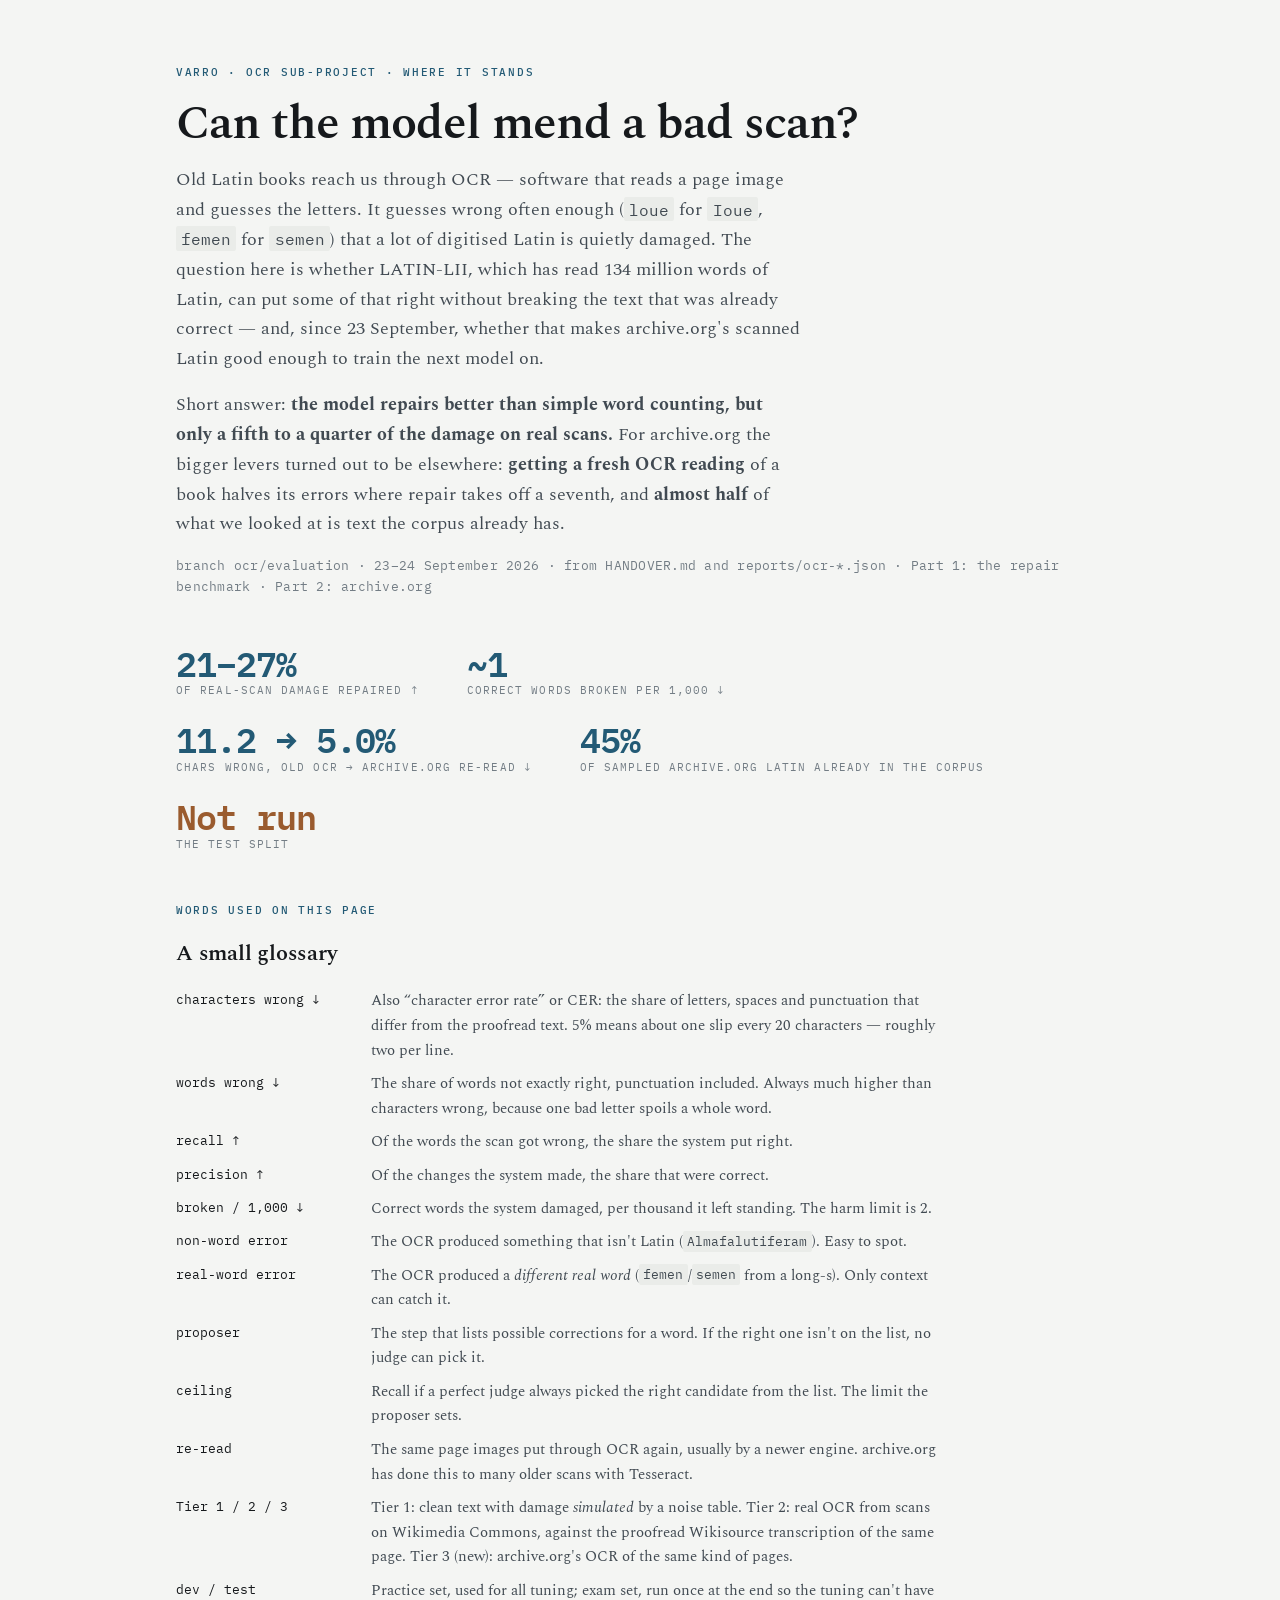
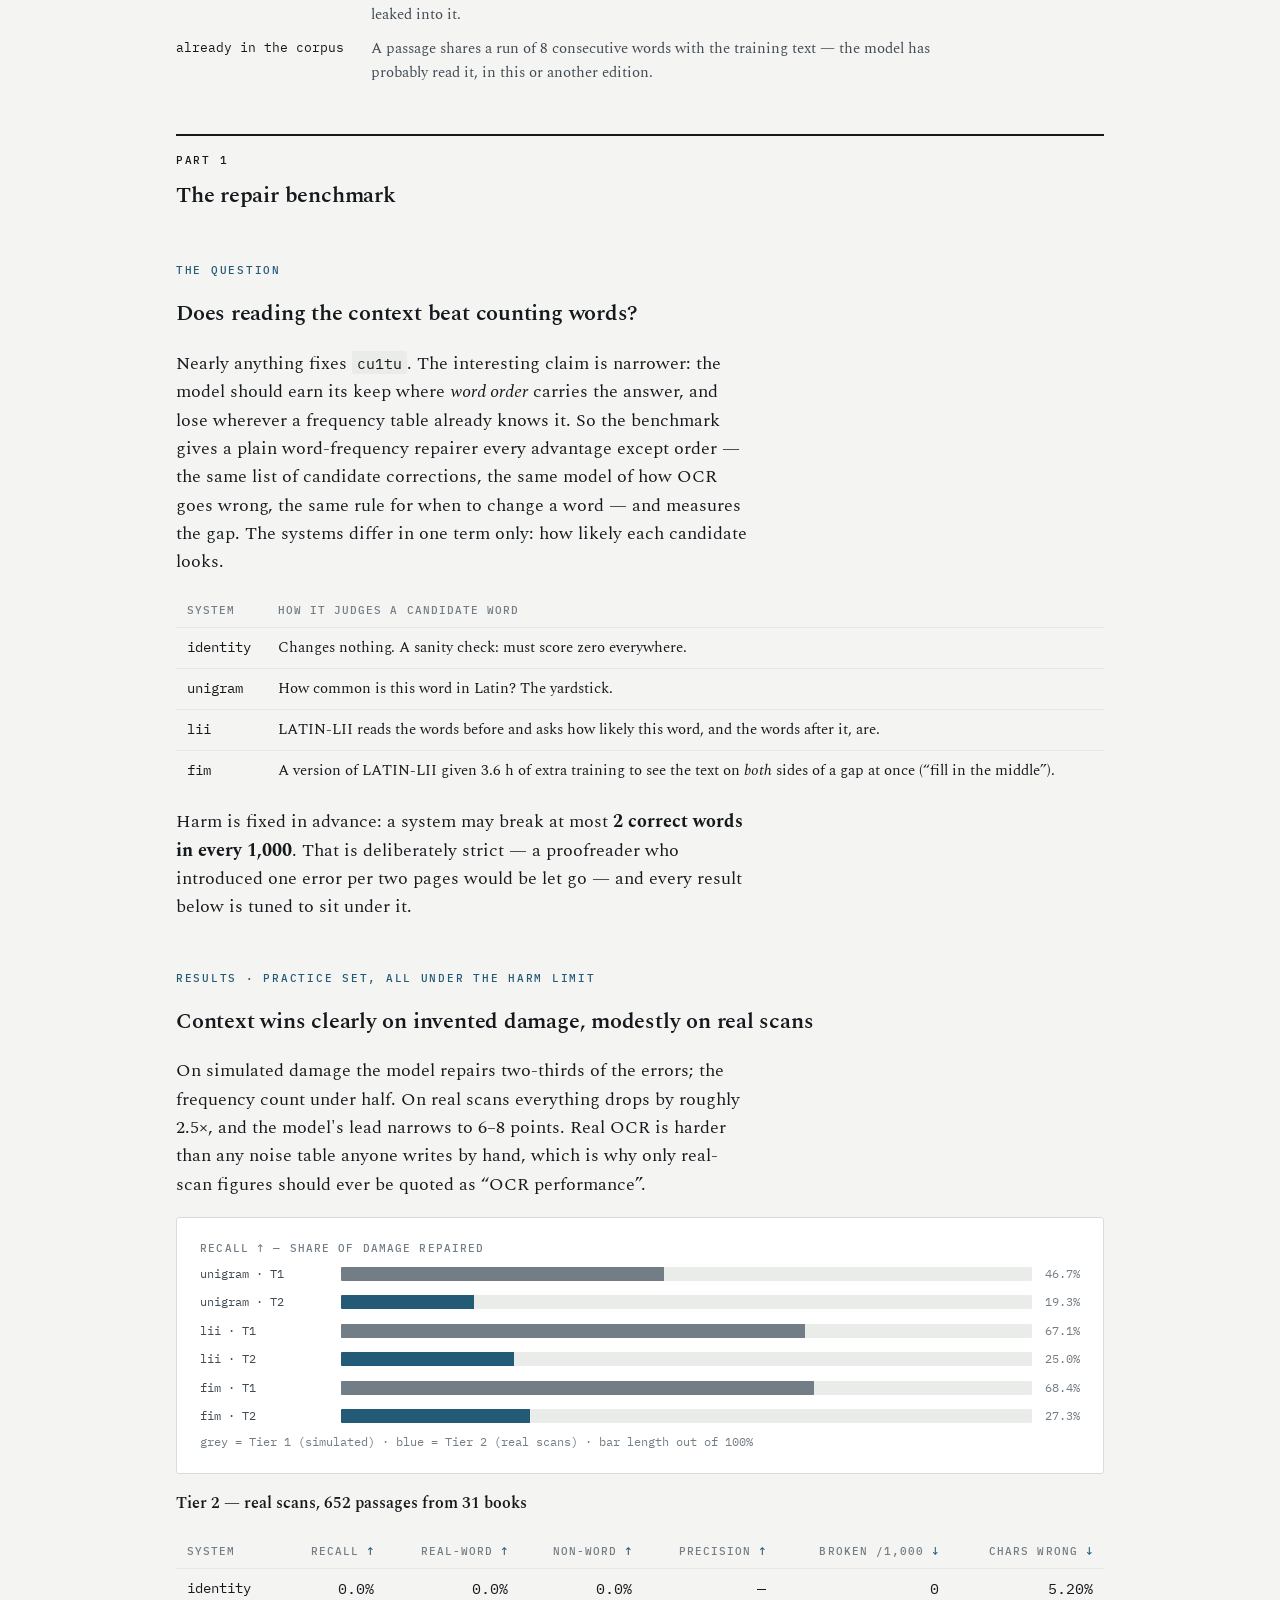
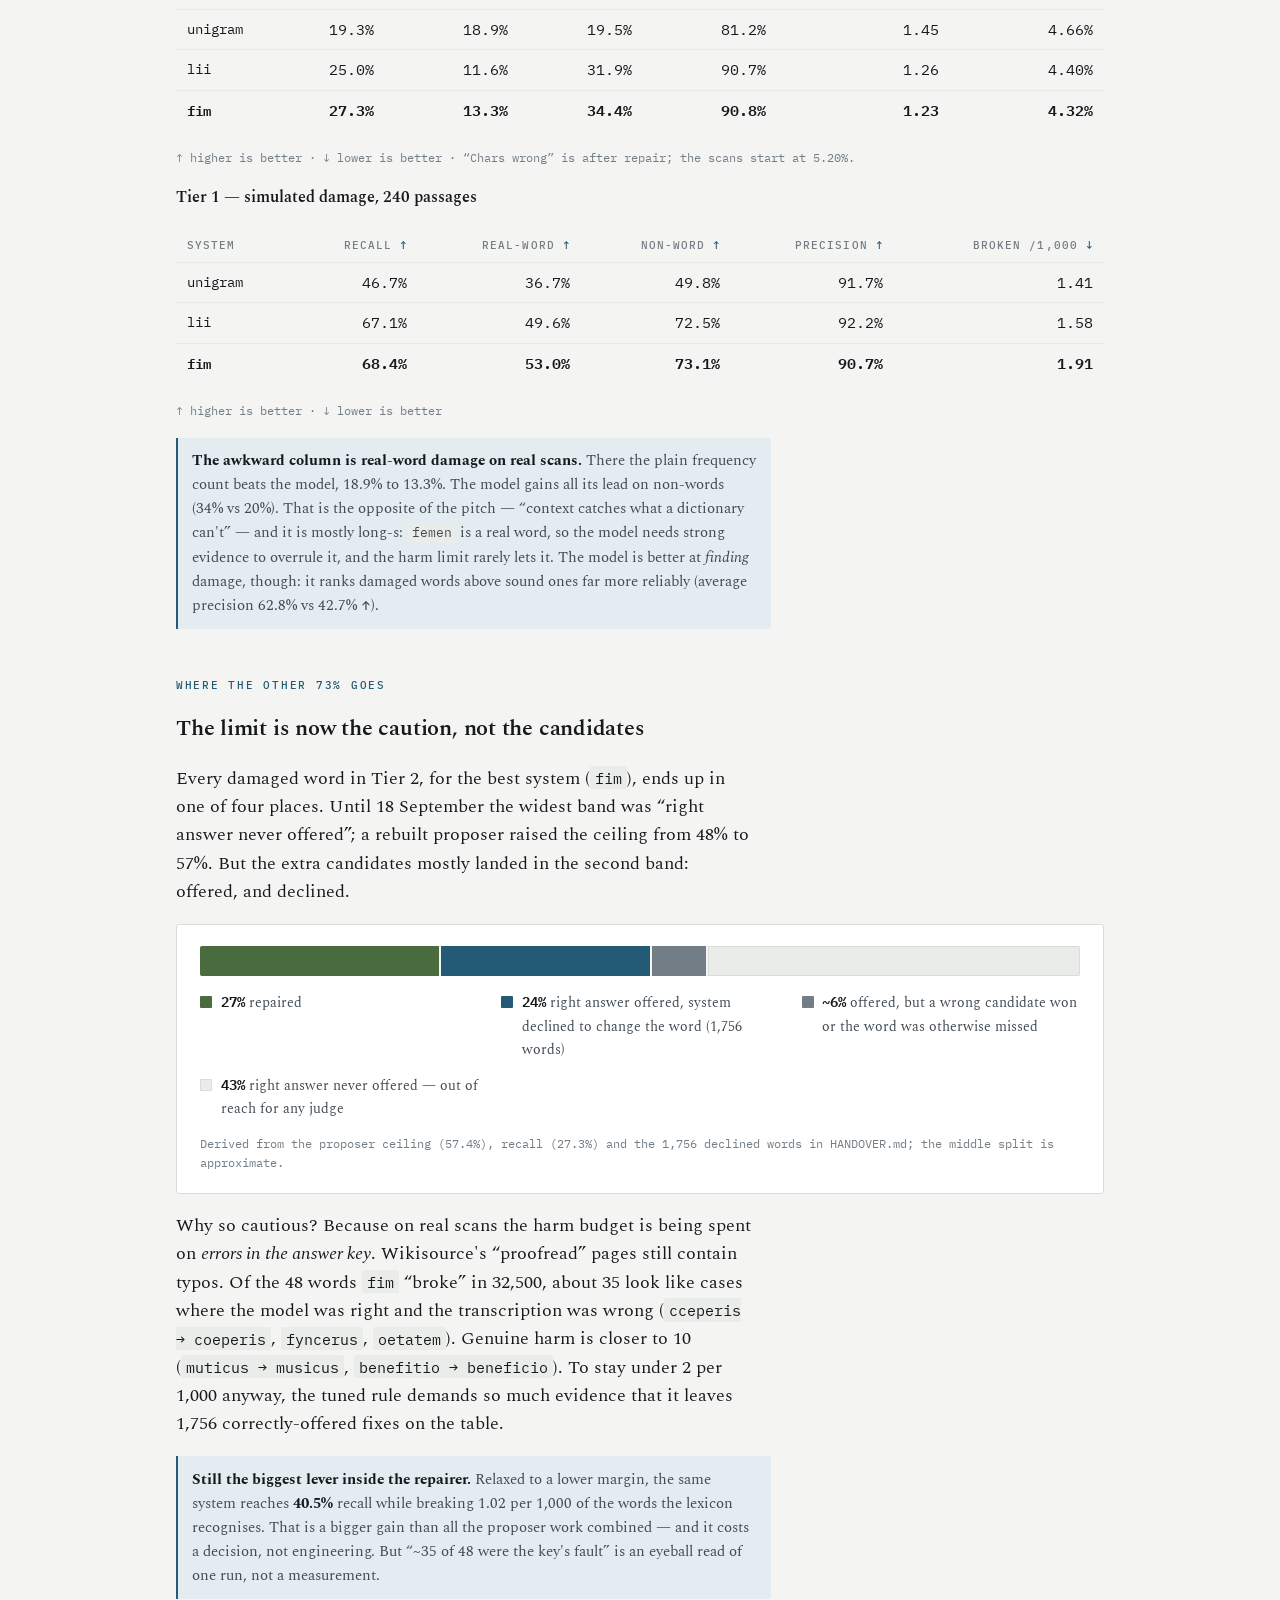
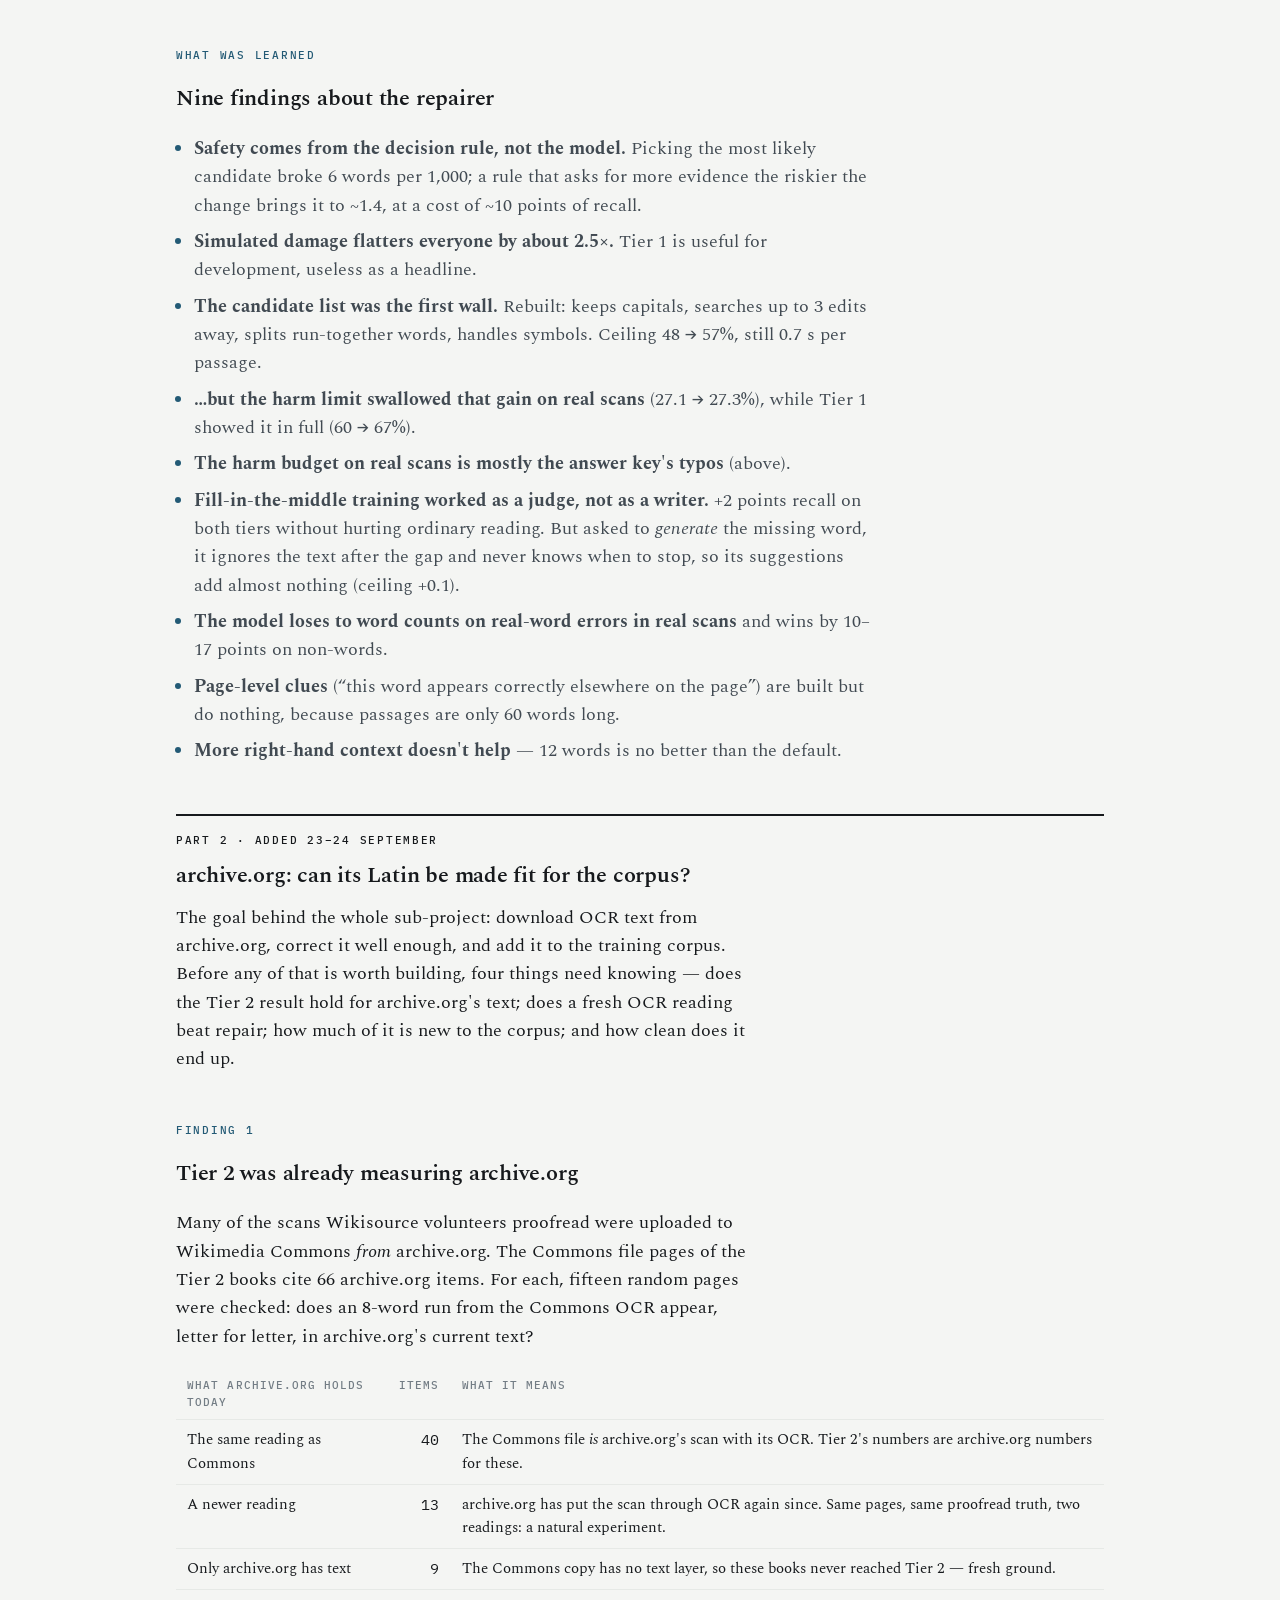
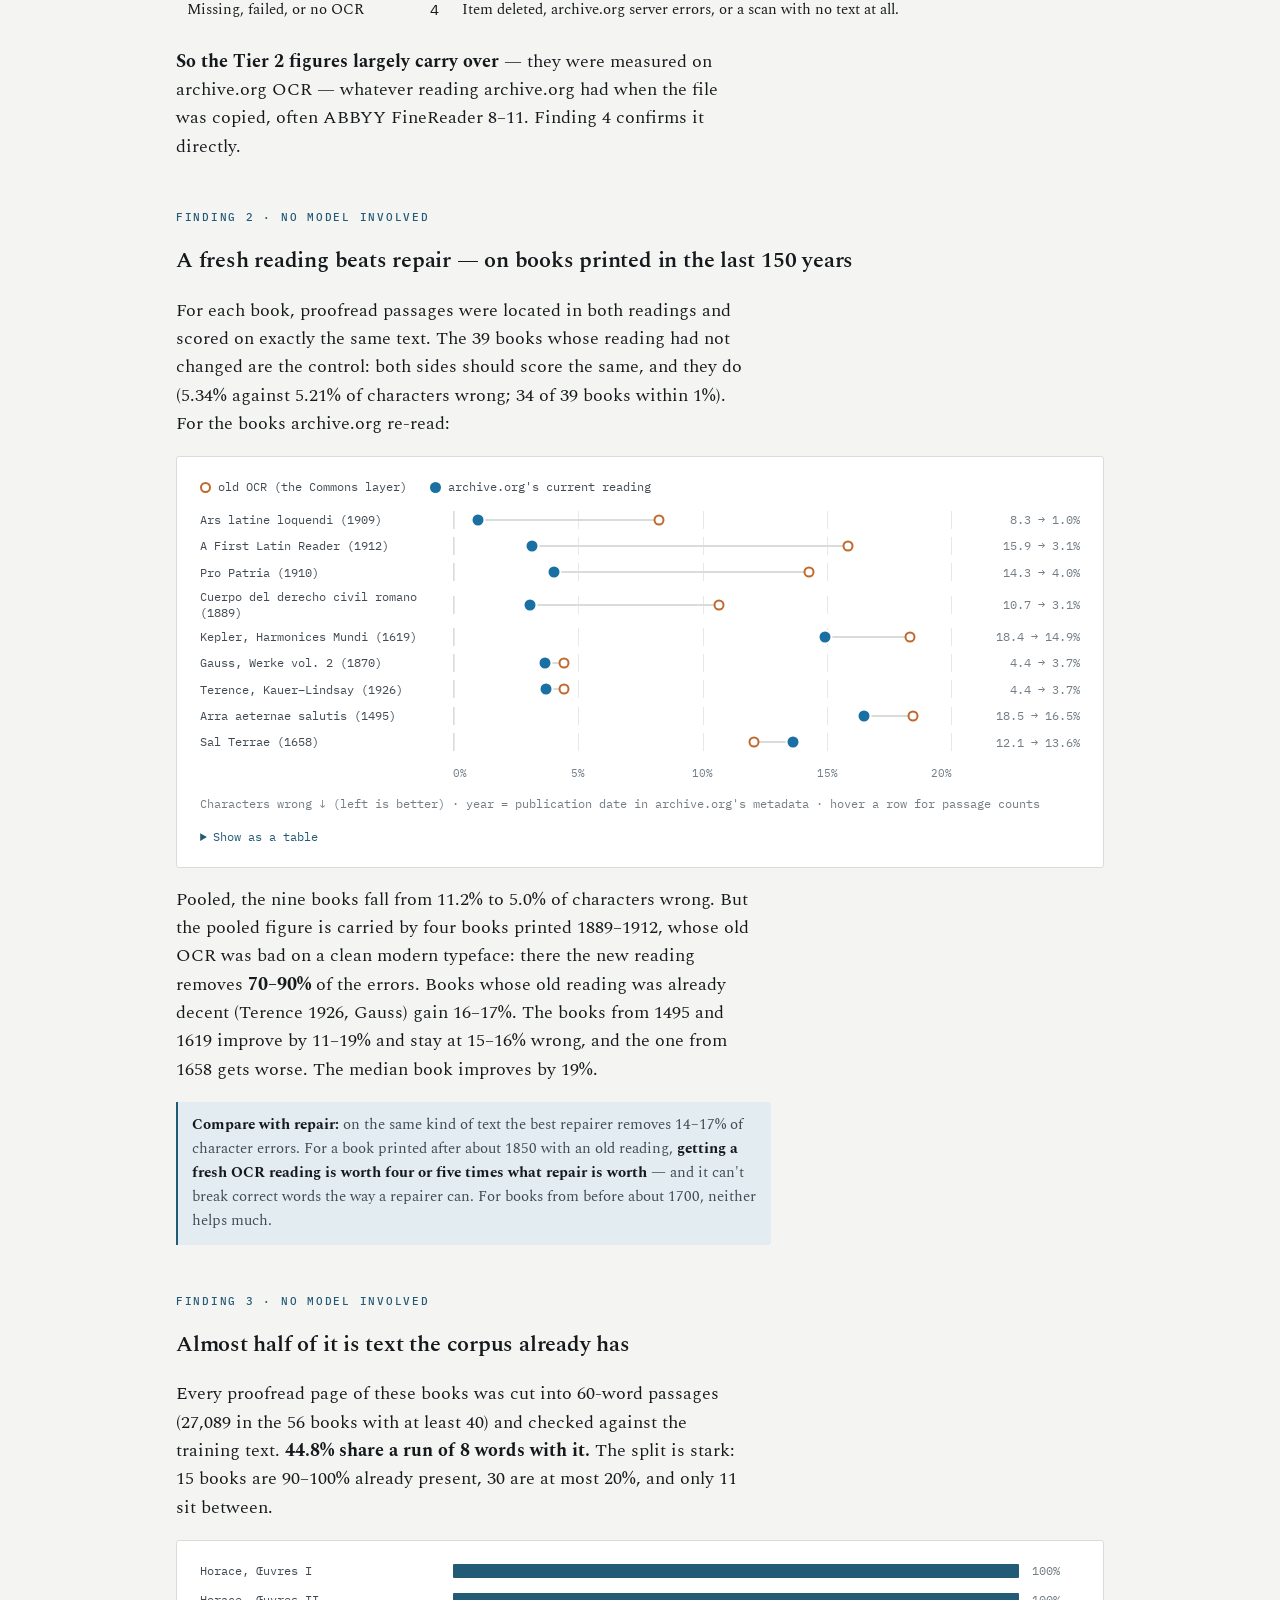
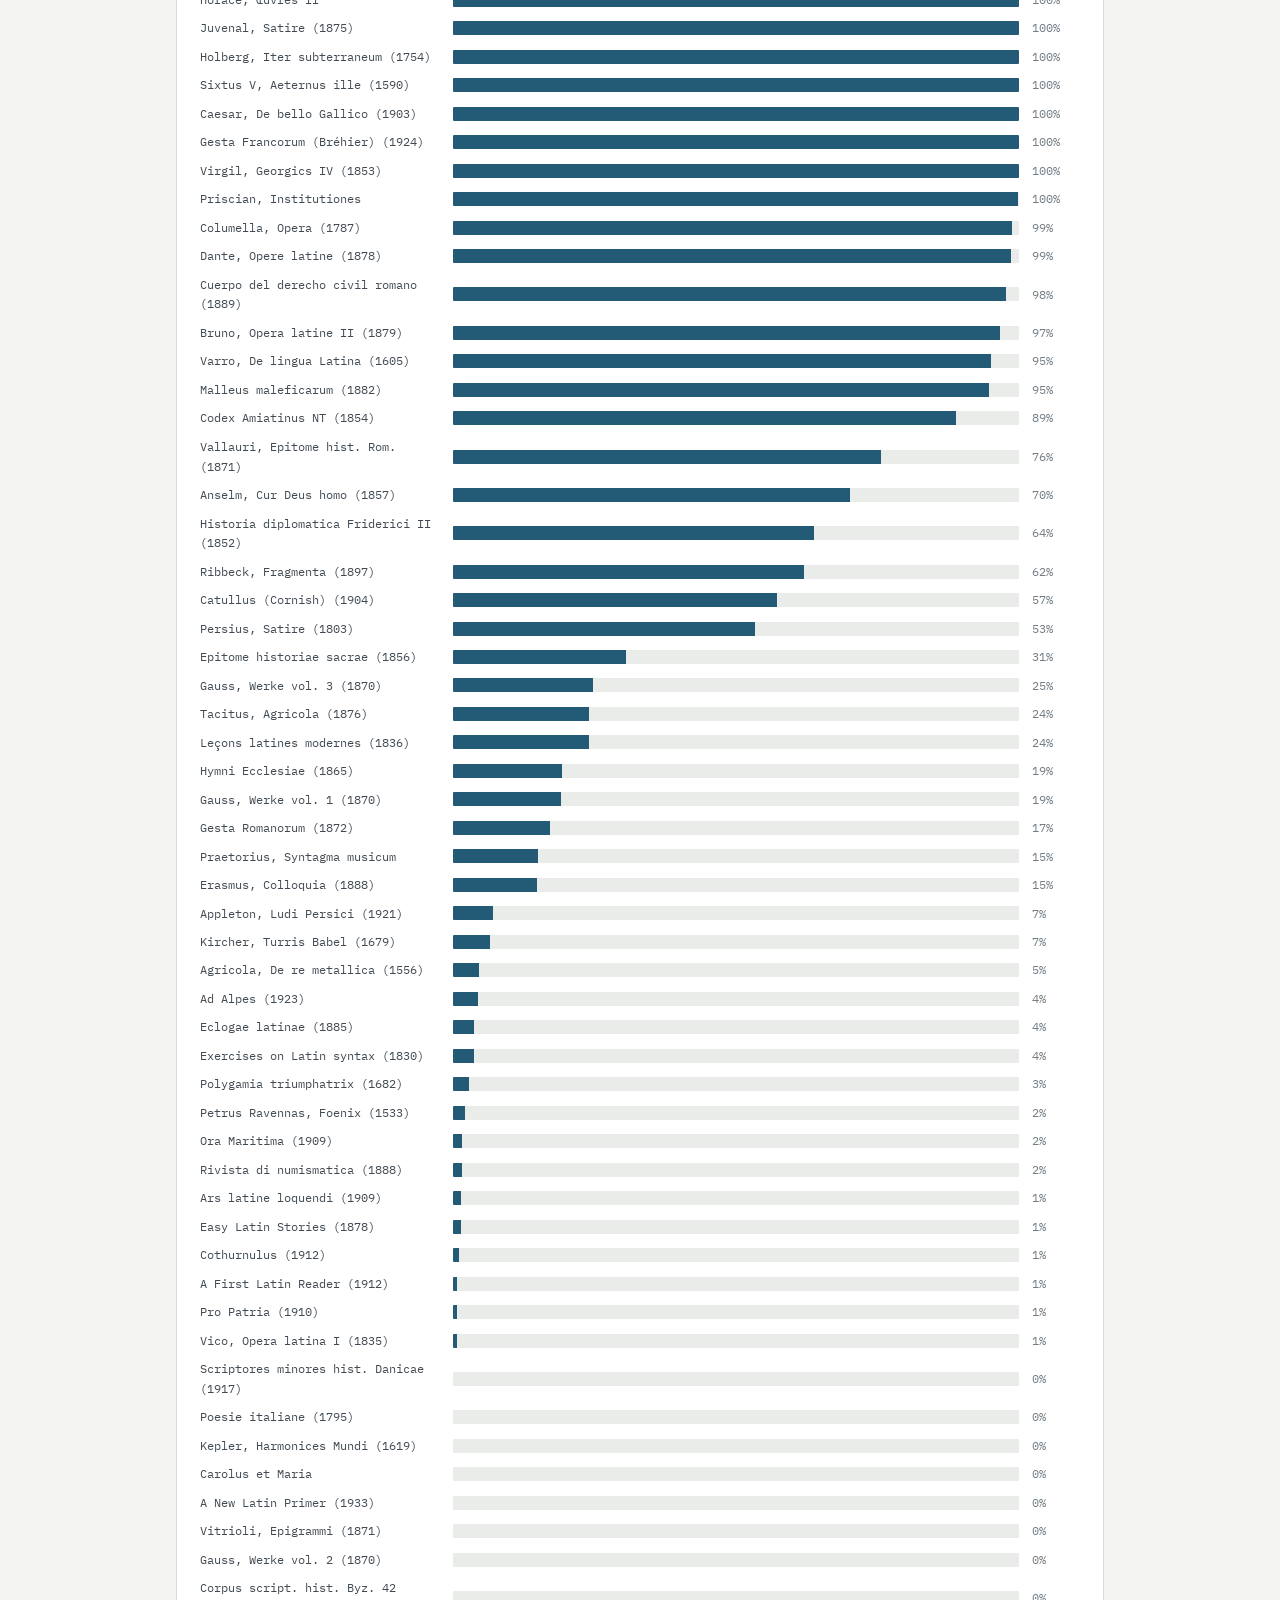
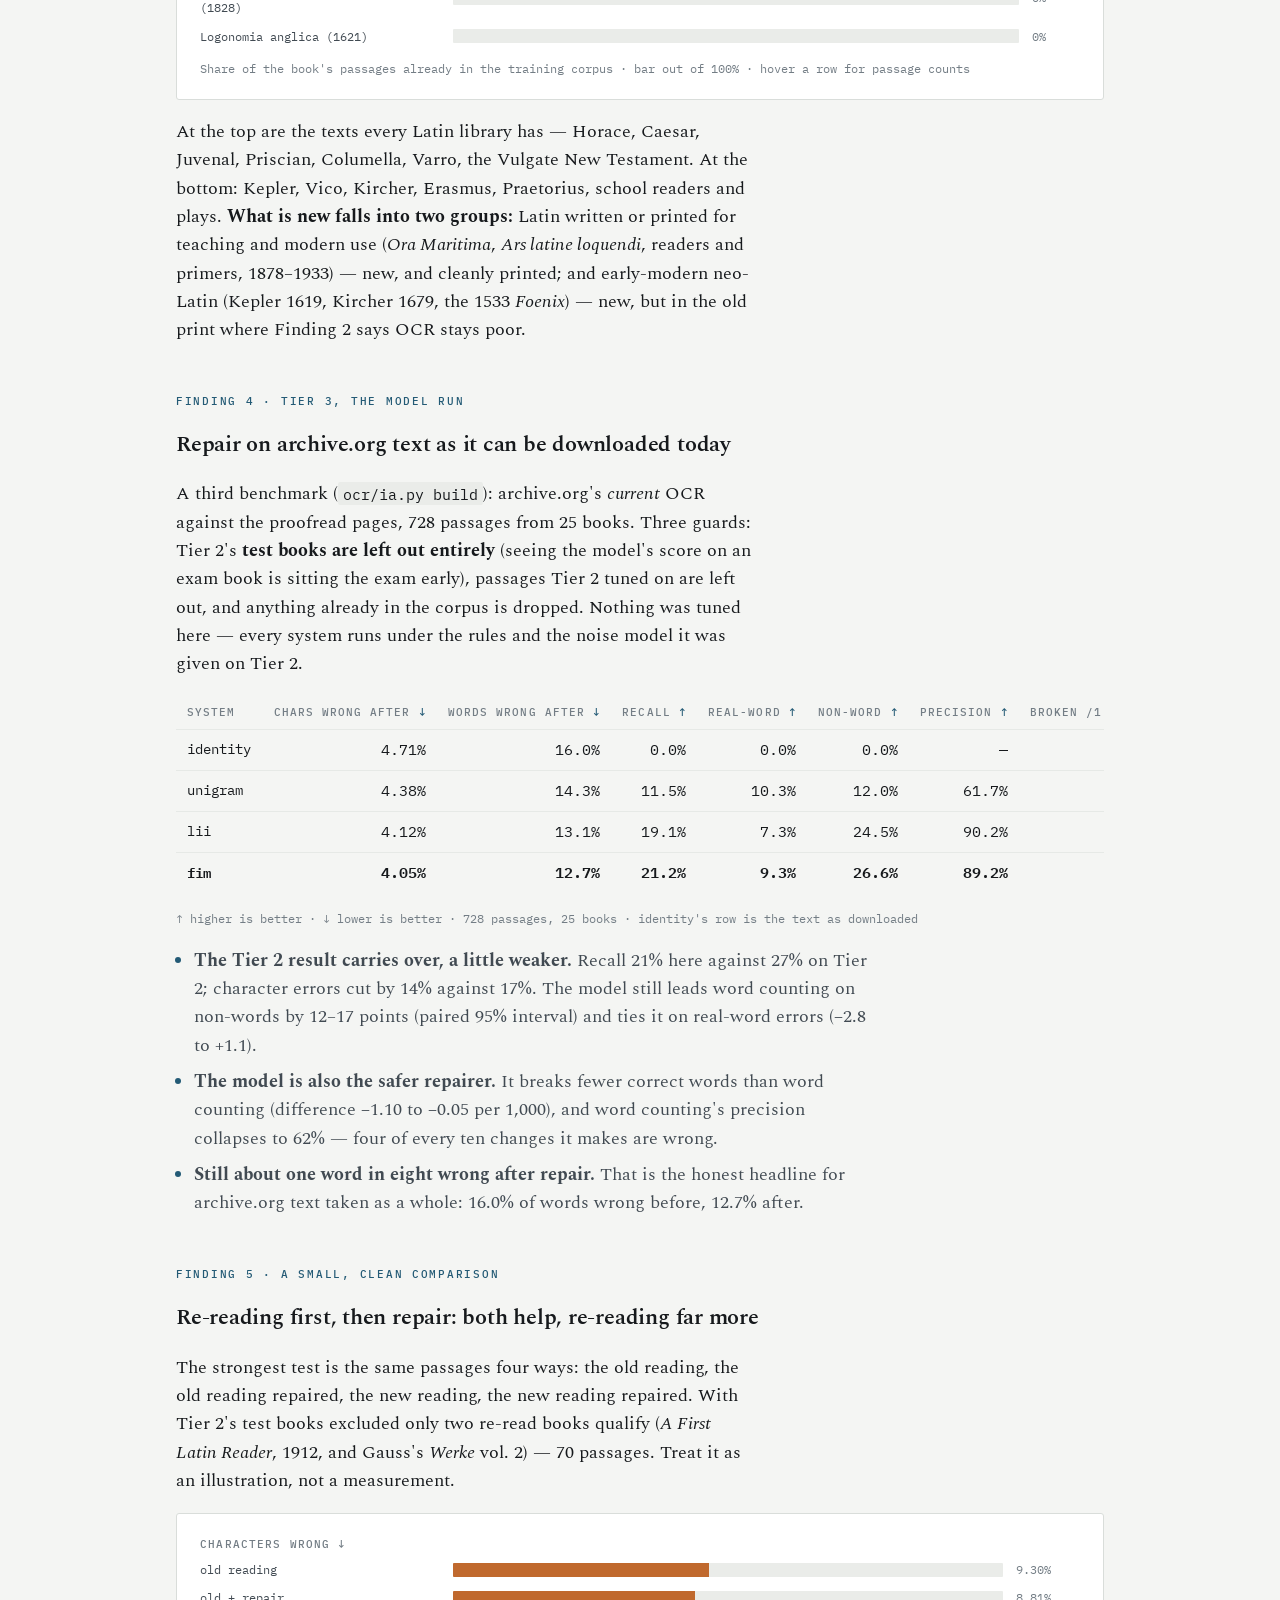
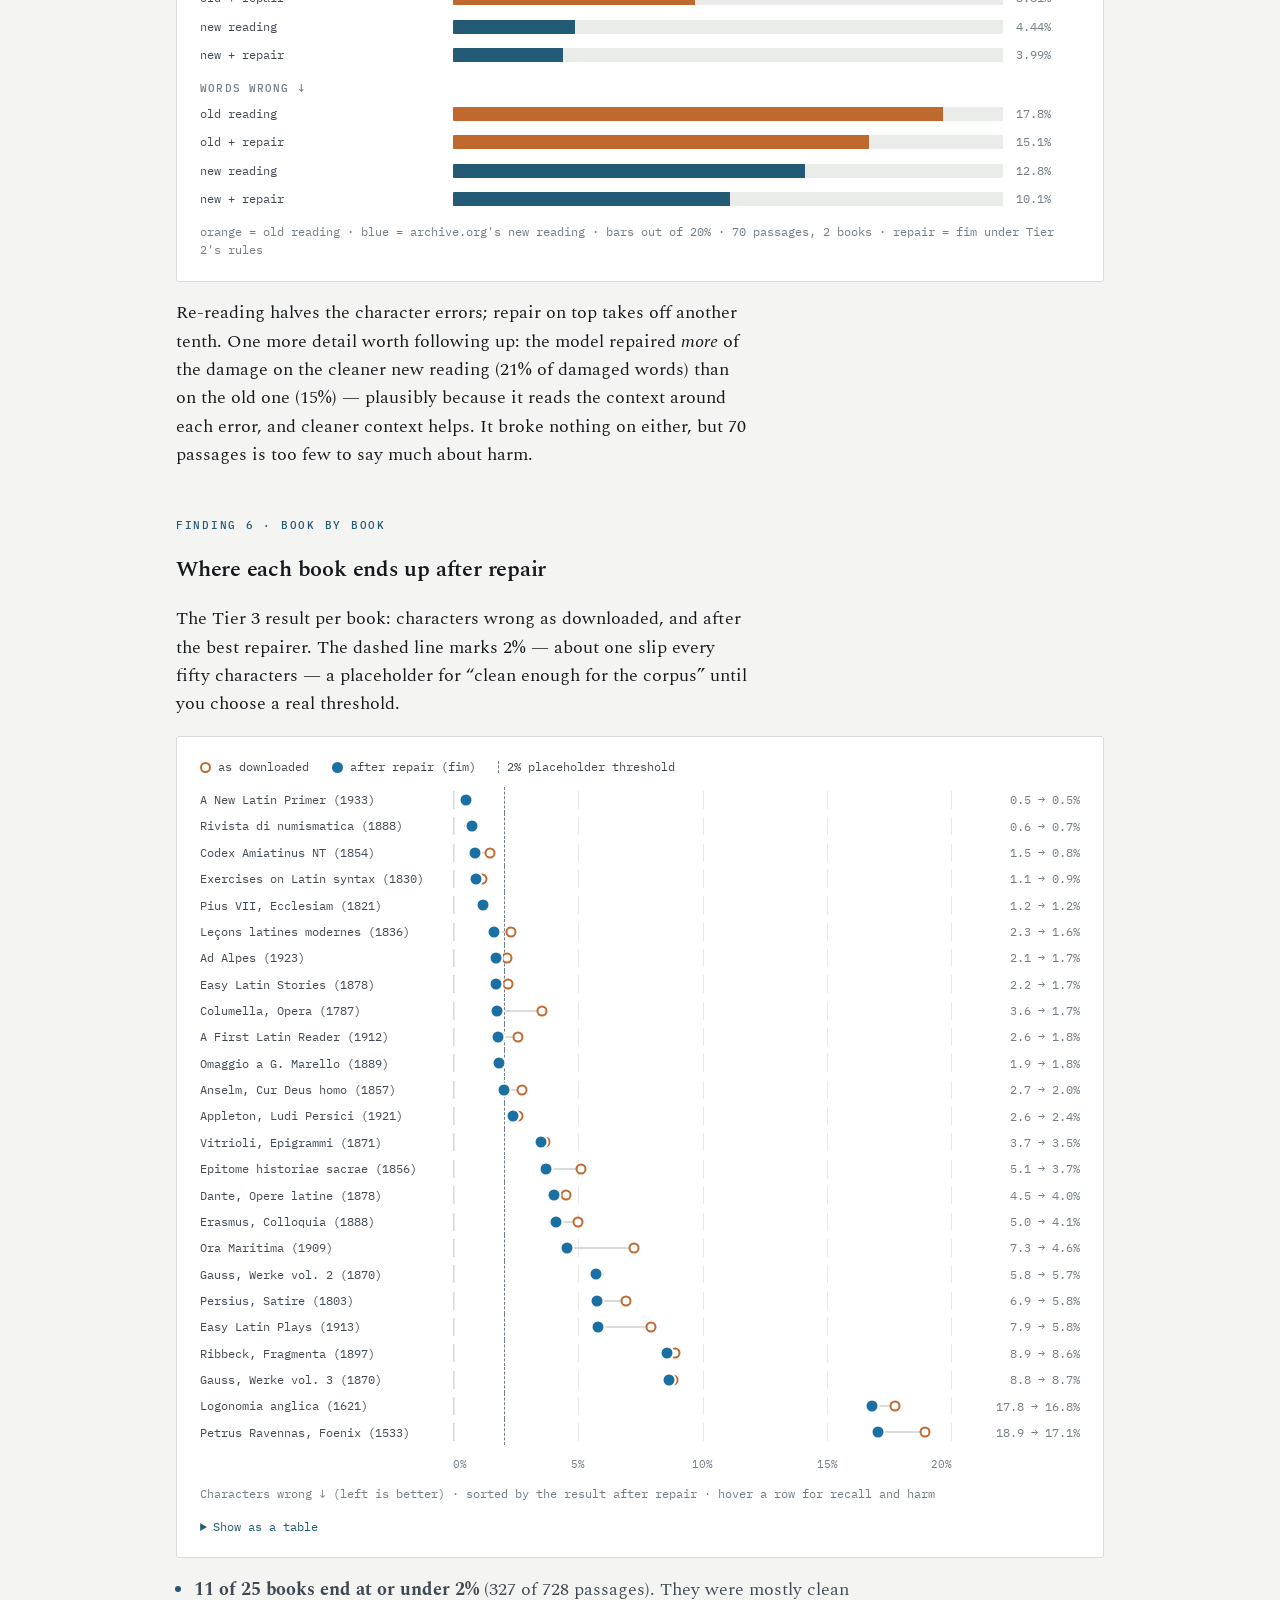
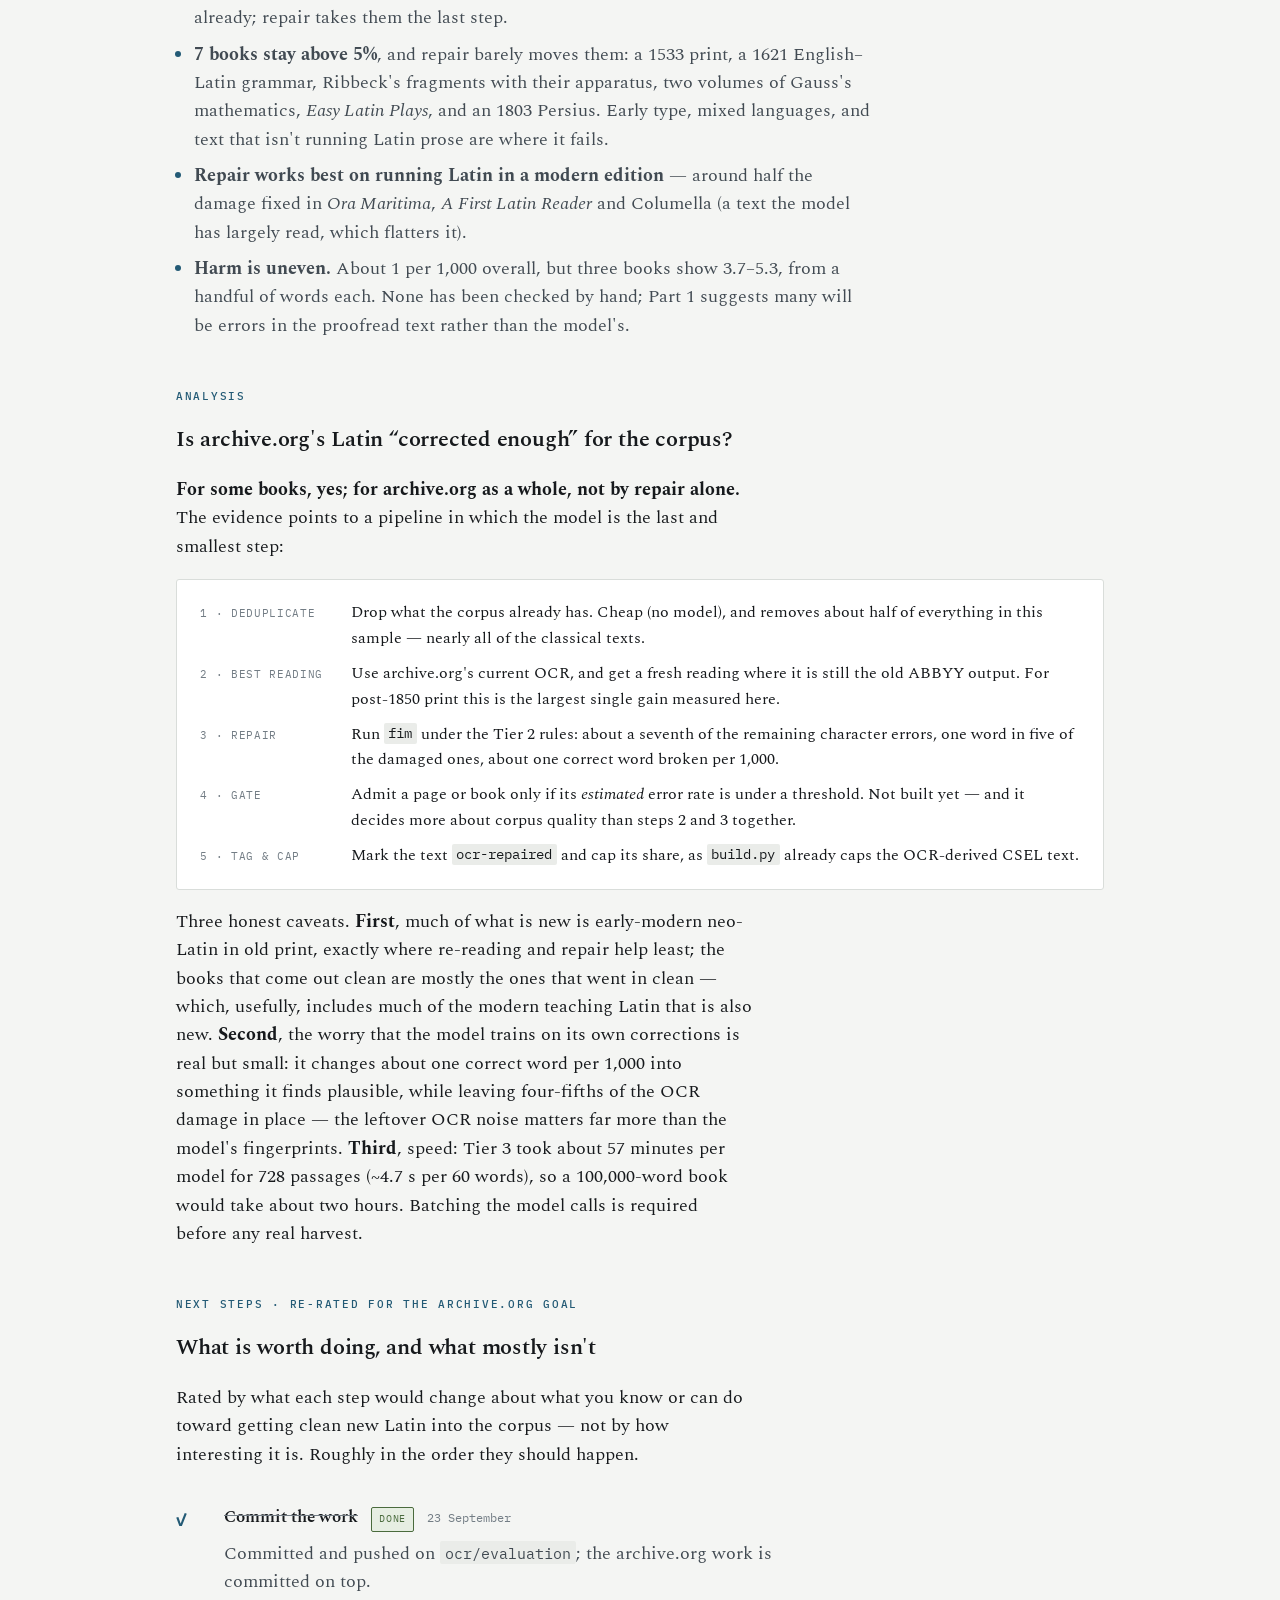
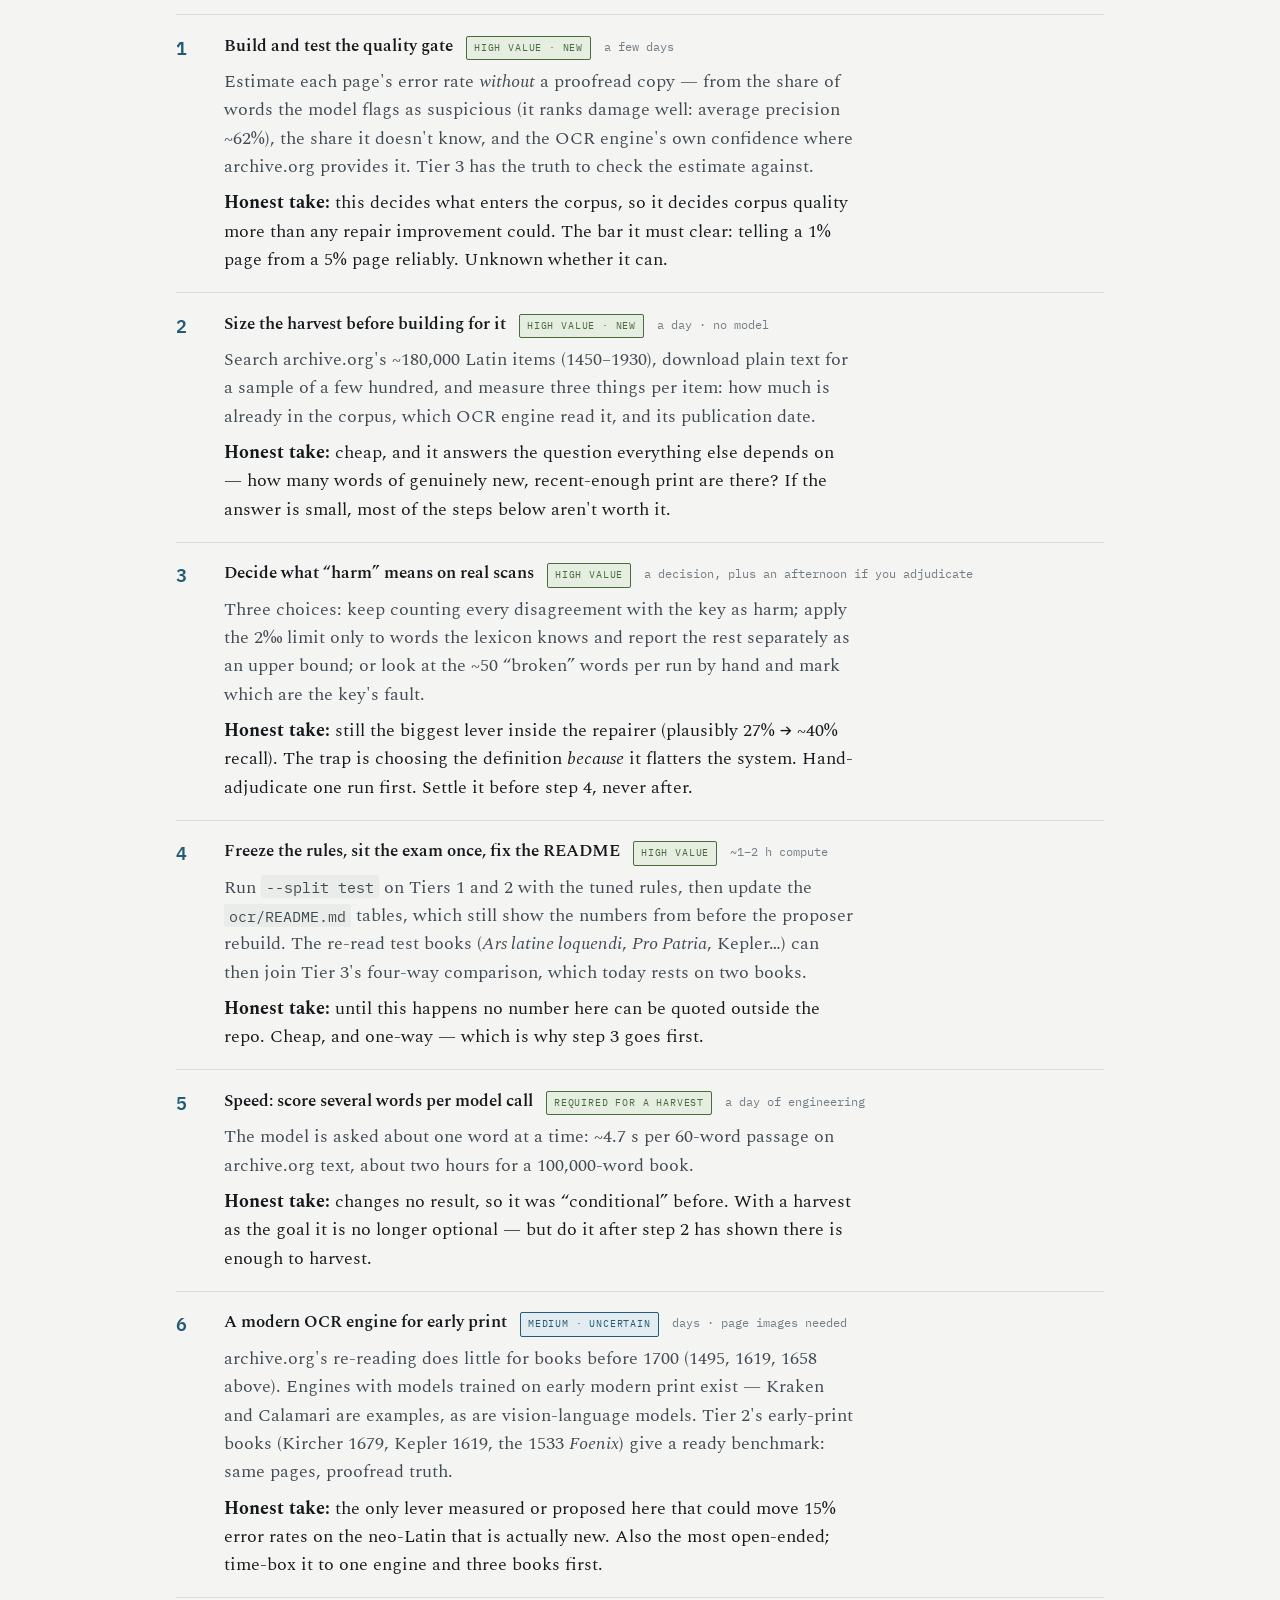
<file: docs/ocr-explainer.html>
<!doctype html>
<html lang="en">
<meta charset="utf-8">
<meta name="viewport" content="width=device-width, initial-scale=1">
<title>OCR Repair Status</title>

<link rel="preconnect" href="https://fonts.googleapis.com">
<link rel="preconnect" href="https://fonts.gstatic.com" crossorigin>
<link rel="stylesheet" href="https://fonts.googleapis.com/css2?family=Spectral:ital,wght@0,300;0,400;0,600;1,400&family=IBM+Plex+Mono:wght@400;500;600&display=swap">

<style>
  :root {
    /* Light palette — complete. Later blocks redefine these tokens only. */
    --paper:      #f4f5f3;
    --surface:    #ffffff;
    --sunken:     #eaece9;
    --ink:        #16191c;
    --ink-soft:   #414a52;
    --muted:      #737d85;   /* grey pulled cool, toward the drawing-blue */
    --rule:       #d9ddda;
    --rule-soft:  #e6e9e6;
    --blue:       #235a75;   /* blueprint ink: the one accent */
    --blue-soft:  #e2ecf1;
    --keep:       #4a6b3d;   /* essential */
    --keep-soft:  #e6eee2;
    --drop:       #8a7a5c;   /* scaffolding */
    --drop-soft:  #f0ece2;

    --body: "Spectral", Georgia, "Times New Roman", serif;
    --mono: "IBM Plex Mono", ui-monospace, SFMono-Regular, Menlo, monospace;
  }

  @media (prefers-color-scheme: dark) {
    :root:not([data-theme="light"]) {
      --paper:      #0f1215;
      --surface:    #171b1f;
      --sunken:     #0a0d0f;
      --ink:        #e6e9ea;
      --ink-soft:   #b3bcc2;
      --muted:      #869097;
      --rule:       #282e33;
      --rule-soft:  #1f2428;
      --blue:       #74b4d2;
      --blue-soft:  #16262e;
      --keep:       #94c081;
      --keep-soft:  #182118;
      --drop:       #c3ad83;
      --drop-soft:  #201d15;
    }
  }

  :root[data-theme="dark"] {
    --paper:      #0f1215;
    --surface:    #171b1f;
    --sunken:     #0a0d0f;
    --ink:        #e6e9ea;
    --ink-soft:   #b3bcc2;
    --muted:      #869097;
    --rule:       #282e33;
    --rule-soft:  #1f2428;
    --blue:       #74b4d2;
    --blue-soft:  #16262e;
    --keep:       #94c081;
    --keep-soft:  #182118;
    --drop:       #c3ad83;
    --drop-soft:  #201d15;
  }

  * { box-sizing: border-box; }

  body {
    background: var(--paper);
    color: var(--ink);
    font-family: var(--body);
    font-size: 17.5px;
    line-height: 1.62;
    margin: 0;
    padding: clamp(1.75rem, 5vw, 4rem) clamp(1.1rem, 5vw, 2rem) 5rem;
    -webkit-font-smoothing: antialiased;
  }

  .page { max-width: 58rem; margin: 0 auto; display: flex; flex-direction: column; gap: 3rem; }
  /* A width constraint, nothing more. This carried display:flex once, which
     made every inline child of a paragraph its own flex item — so an inline
     code span broke onto a line of its own mid-sentence. Vertical rhythm comes
     from the gap on `section`, and `ul` sets its own flex, so nothing here
     needed it. */
  .prose { max-width: 33em; }
  p { margin: 0; }

  h1, h2, h3 { margin: 0; text-wrap: balance; font-weight: 600; }
  h1 { font-size: clamp(2rem, 5.5vw, 3rem); line-height: 1.1; letter-spacing: -.02em; }
  h2 { font-size: 1.35rem; letter-spacing: -.01em; }
  h3 { font-size: 1rem; }

  .label {
    font-family: var(--mono);
    font-size: .68rem;
    font-weight: 500;
    letter-spacing: .16em;
    text-transform: uppercase;
    color: var(--blue);
  }
  .lede { font-size: 1.15rem; color: var(--ink-soft); max-width: 34em; }
  code, .m { font-family: var(--mono); font-size: .88em; }
  code { background: var(--sunken); padding: .1em .32em; border-radius: 2px; }
  .num { font-variant-numeric: tabular-nums; }

  header { display: flex; flex-direction: column; gap: 1rem; }
  .subtitle { font-family: var(--mono); font-size: .8rem; color: var(--muted); letter-spacing: .02em; }

  /* ---- headline quantity ---- */
  /* Align on the TOP edge, not the bottom: the number is the first child, so
     this is what puts the numbers on a shared line. Aligning bottoms instead
     lets a label that wraps to two lines shove its number up out of line with
     the rest. */
  .figure-row { display: flex; flex-wrap: wrap; gap: 1.4rem 3rem; align-items: flex-start; }
  .figure { display: flex; flex-direction: column; gap: .1rem; }
  .figure .v {
    font-family: var(--mono); font-weight: 600;
    font-size: clamp(1.6rem, 4vw, 2.2rem); line-height: 1;
    letter-spacing: -.03em; color: var(--blue); font-variant-numeric: tabular-nums;
  }
  .figure .k {
    font-family: var(--mono); font-size: .68rem; letter-spacing: .1em;
    text-transform: uppercase; color: var(--muted);
  }

  /* ---- the inventory ---- */
  section { display: flex; flex-direction: column; gap: 1.1rem; }

  .tablewrap { overflow-x: auto; }
  table { border-collapse: collapse; width: 100%; font-size: .92rem; }
  th, td { padding: .5rem .7rem; text-align: left; border-bottom: 1px solid var(--rule-soft); vertical-align: top; }
  th {
    font-family: var(--mono); font-size: .66rem; font-weight: 500;
    letter-spacing: .1em; text-transform: uppercase; color: var(--muted);
  }
  td.n, th.n { text-align: right; font-family: var(--mono); font-variant-numeric: tabular-nums; white-space: nowrap; }
  td.f { font-family: var(--mono); font-size: .85rem; white-space: nowrap; }
  tr:last-child td { border-bottom: 0; }

  .tag {
    font-family: var(--mono); font-size: .64rem; letter-spacing: .08em;
    text-transform: uppercase; padding: .18rem .45rem; border-radius: 2px; white-space: nowrap;
  }
  .tag.keep { color: var(--keep); background: var(--keep-soft); border: 1px solid var(--keep); }
  .tag.scaffold { color: var(--drop); background: var(--drop-soft); border: 1px solid var(--drop); }

  /* ---- panels ---- */
  .panel {
    background: var(--surface); border: 1px solid var(--rule);
    border-radius: 3px; padding: 1.3rem 1.45rem;
    display: flex; flex-direction: column; gap: .85rem;
  }
  .note {
    border-left: 2px solid var(--blue); background: var(--blue-soft);
    padding: .7rem .9rem; border-radius: 0 3px 3px 0;
    font-size: .93rem; color: var(--ink-soft); max-width: 40em;
  }
  .note b { color: var(--ink); }

  pre {
    margin: 0; font-family: var(--mono); font-size: .84rem; line-height: 1.6;
    background: var(--sunken); padding: .9rem 1rem; border-radius: 3px;
    overflow-x: auto; color: var(--ink);
  }

  /* ---- proportion bar ---- */
  .prop { display: flex; flex-direction: column; gap: .55rem; }
  .prop-row { display: grid; grid-template-columns: minmax(6.5rem, 8rem) 1fr auto; gap: .8rem; align-items: center; }
  .prop-row .who { font-family: var(--mono); font-size: .76rem; color: var(--ink-soft); }
  .prop-row .track { height: 14px; background: var(--sunken); border-radius: 1px; overflow: hidden; }
  .prop-row .fill { height: 100%; background: var(--blue); }
  .prop-row .amt { font-family: var(--mono); font-size: .76rem; color: var(--muted); font-variant-numeric: tabular-nums; }

  /* ---- pipeline of a single word ---- */
  .steps { display: flex; flex-direction: column; gap: .55rem; }
  .step { display: grid; grid-template-columns: 8.5rem 1fr; gap: .9rem; align-items: baseline; }
  .step .what { font-family: var(--mono); font-size: .7rem; letter-spacing: .06em; text-transform: uppercase; color: var(--muted); }
  .step .val { font-family: var(--mono); font-size: .9rem; color: var(--ink); }

  ul { margin: 0; padding-left: 1.15rem; display: flex; flex-direction: column; gap: .5rem; }
  li { color: var(--ink-soft); }
  li::marker { color: var(--blue); }

  hr { border: 0; border-top: 1px solid var(--rule); margin: 0; }
  footer { color: var(--muted); font-size: .85rem; display: flex; flex-direction: column; gap: .3rem; }
  a { color: var(--blue); text-underline-offset: 2px; }
  a:focus-visible { outline: 2px solid var(--blue); outline-offset: 2px; }

  /* ---- additions for this page ---- */
  :root { --warn: #9a5b2e; --warn-soft: #f4e9df; }
  @media (prefers-color-scheme: dark) {
    :root:not([data-theme="light"]) { --warn: #dba27a; --warn-soft: #251b14; }
  }
  :root[data-theme="dark"] { --warn: #dba27a; --warn-soft: #251b14; }

  .tag.mid { color: var(--blue); background: var(--blue-soft); border: 1px solid var(--blue); }
  .tag.warn { color: var(--warn); background: var(--warn-soft); border: 1px solid var(--warn); }
  .figure .v.warn { color: var(--warn); }
  th .dir { color: var(--blue); letter-spacing: 0; }
  .legend-line { font-family: var(--mono); font-size: .72rem; color: var(--muted); }
  tr.best td { color: var(--ink); font-weight: 600; }

  /* stacked bar: where the damage goes */
  .stack { display: flex; height: 30px; border-radius: 2px; overflow: hidden; gap: 2px; background: var(--paper); }
  .stack > div { height: 100%; }
  .s-fixed   { background: var(--keep); }
  .s-decl    { background: var(--blue); }
  .s-other   { background: var(--muted); }
  .s-none    { background: var(--sunken); outline: 1px solid var(--rule); outline-offset: -1px; }
  .stack-key { display: grid; grid-template-columns: repeat(auto-fit, minmax(13rem, 1fr)); gap: .6rem 1.4rem; }
  .stack-key .k { display: grid; grid-template-columns: 12px 1fr; gap: .55rem; align-items: baseline; font-size: .9rem; color: var(--ink-soft); }
  .stack-key .sw { width: 12px; height: 12px; border-radius: 1px; transform: translateY(1px); }
  .stack-key b { font-family: var(--mono); font-weight: 600; color: var(--ink); font-variant-numeric: tabular-nums; }

  /* two-tier comparison bars */
  .prop-row .fill.t1 { background: var(--muted); }
  .prop-row .ceil { position: relative; }
  .group { display: flex; flex-direction: column; gap: .45rem; }
  .group h3 { font-family: var(--mono); font-size: .7rem; letter-spacing: .1em; text-transform: uppercase; color: var(--muted); font-weight: 500; }

  /* next steps */
  .stepcard { display: grid; grid-template-columns: 2rem 1fr; gap: .2rem 1rem; padding: 1.1rem 0; border-top: 1px solid var(--rule); }
  .stepcard:first-of-type { border-top: 0; }
  .stepcard .no { font-family: var(--mono); font-size: 1.1rem; color: var(--blue); font-weight: 600; }
  .stepcard .body { display: flex; flex-direction: column; gap: .5rem; }
  .stepcard .head { display: flex; flex-wrap: wrap; gap: .5rem .8rem; align-items: baseline; }
  .stepcard .head h3 { font-size: 1.05rem; }
  .stepcard .meta { font-family: var(--mono); font-size: .72rem; color: var(--muted); }
  .stepcard p { color: var(--ink-soft); max-width: 36em; }
  .stepcard .verdict { color: var(--ink); }

  dl.gloss { margin: 0; display: grid; grid-template-columns: minmax(8rem, 11rem) 1fr; gap: .55rem 1.2rem; max-width: 44em; }
  dl.gloss dt { font-family: var(--mono); font-size: .82rem; color: var(--ink); }
  dl.gloss dd { margin: 0; color: var(--ink-soft); font-size: .95rem; }
  @media (max-width: 560px) {
    dl.gloss { grid-template-columns: 1fr; gap: .15rem; }
    dl.gloss dd { margin-bottom: .6rem; }
    .prop-row { grid-template-columns: 5.5rem 1fr auto; }
  }

  /* ---- part 2: charts ---- */
  :root { --c-before: #c0692e; --c-after: #1a6fa3; }
  @media (prefers-color-scheme: dark) {
    :root:not([data-theme="light"]) { --c-before: #c7773d; --c-after: #3f97c4; }
  }
  :root[data-theme="dark"] { --c-before: #c7773d; --c-after: #3f97c4; }

  .part { display: flex; flex-direction: column; gap: .6rem; padding-top: 1rem; border-top: 2px solid var(--ink); }
  .part .label { color: var(--ink); }
  .done { text-decoration: line-through; text-decoration-color: var(--muted); }

  .db { display: flex; flex-direction: column; gap: .45rem; }
  .db-row { display: grid; grid-template-columns: minmax(9rem, 15rem) 1fr 7.2rem; gap: .8rem; align-items: center; }
  .db-row .who { font-family: var(--mono); font-size: .74rem; color: var(--ink-soft); line-height: 1.3; }
  .db-row .amt { font-family: var(--mono); font-size: .74rem; color: var(--muted); font-variant-numeric: tabular-nums; text-align: right; white-space: nowrap; }
  .db-track {
    position: relative; height: 18px;
    background: repeating-linear-gradient(to right, var(--rule-soft) 0 1px, transparent 1px 25%);
    border-left: 1px solid var(--rule); border-right: 1px solid var(--rule-soft);
  }
  .db-line { position: absolute; top: 8px; height: 2px; background: var(--rule); }
  .db-dot { position: absolute; top: 50%; width: 11px; height: 11px; border-radius: 50%; transform: translate(-50%, -50%); }
  .db-dot.before { background: var(--surface); border: 2px solid var(--c-before); }
  .db-dot.after  { background: var(--c-after); box-shadow: 0 0 0 2px var(--surface); }
  .db-thr { position: absolute; top: -4px; bottom: -4px; border-left: 1px dashed var(--muted); }
  .db-row:hover .who, .db-row:hover .amt { color: var(--ink); }
  .db-row:hover .db-track { background-color: var(--sunken); }
  .db-axis { display: grid; grid-template-columns: minmax(9rem, 15rem) 1fr 7.2rem; gap: .8rem; }
  .db-axis .ticks { position: relative; height: 1rem; font-family: var(--mono); font-size: .66rem; color: var(--muted); }
  .db-axis .ticks span { position: absolute; transform: translateX(-50%); }
  .db-axis .ticks span:first-child { transform: none; }
  .db-axis .ticks span:last-child { transform: translateX(-100%); }
  .legend { display: flex; flex-wrap: wrap; gap: .4rem 1.4rem; font-family: var(--mono); font-size: .72rem; color: var(--ink-soft); }
  .legend .key { display: inline-flex; align-items: center; gap: .45rem; }
  .legend .sw-before { width: 11px; height: 11px; border-radius: 50%; border: 2px solid var(--c-before); background: var(--surface); }
  .legend .sw-after { width: 11px; height: 11px; border-radius: 50%; background: var(--c-after); }
  .legend .sw-thr { width: 0; height: 12px; border-left: 1px dashed var(--muted); }

  details { font-size: .9rem; }
  details summary { cursor: pointer; font-family: var(--mono); font-size: .74rem; color: var(--blue); }
  details[open] summary { margin-bottom: .6rem; }
  .prop.long .prop-row { grid-template-columns: minmax(9rem, 15rem) 1fr 3rem; }
  .prop-row .fill.alt { background: var(--c-before); }
  .four .prop-row { grid-template-columns: minmax(9rem, 15rem) 1fr 4rem; }

  @media (max-width: 720px) {
    .db-axis .ticks span:nth-child(2), .db-axis .ticks span:nth-child(4) { display: none; }
  }
  @media (max-width: 560px) {
    .db-row, .db-axis { grid-template-columns: 1fr 4.8rem; row-gap: .15rem; }
    .db-row .who { grid-column: 1 / -1; }
    .db-axis > div:first-child { display: none; }
    .db-row .amt { font-size: .68rem; }
    .prop.long .prop-row, .four .prop-row { grid-template-columns: 1fr 3.4rem; }
    .prop.long .prop-row .who, .four .prop-row .who { grid-column: 1 / -1; }
  }
</style>

<div class="page">

  <header>
    <div class="label">Varro · OCR sub-project · where it stands</div>
    <h1>Can the model mend a bad scan?</h1>
    <p class="lede">
      Old Latin books reach us through OCR — software that reads a page image and
      guesses the letters. It guesses wrong often enough (<code>loue</code> for
      <code>Ioue</code>, <code>femen</code> for <code>semen</code>) that a lot of
      digitised Latin is quietly damaged. The question here is whether LATIN-LII,
      which has read 134 million words of Latin, can put some of that right without
      breaking the text that was already correct — and, since 23 September, whether
      that makes archive.org's scanned Latin good enough to train the next model on.
    </p>
    <p class="lede">
      Short answer: <b>the model repairs better than simple word counting, but only a
      fifth to a quarter of the damage on real scans.</b> For archive.org the bigger
      levers turned out to be elsewhere: <b>getting a fresh OCR reading</b> of a book
      halves its errors where repair takes off a seventh, and <b>almost half</b> of what
      we looked at is text the corpus already has.
    </p>
    <div class="subtitle">branch ocr/evaluation · 23–24 September 2026 · from HANDOVER.md and reports/ocr-*.json · Part 1: the repair benchmark · Part 2: archive.org</div>
  </header>

  <div class="figure-row" aria-label="Headline figures">
    <div class="figure">
      <div class="v num">21–27%</div>
      <div class="k">of real-scan damage repaired ↑</div>
    </div>
    <div class="figure">
      <div class="v num">~1</div>
      <div class="k">correct words broken per 1,000 ↓</div>
    </div>
    <div class="figure">
      <div class="v num">11.2 → 5.0%</div>
      <div class="k">chars wrong, old OCR → archive.org re-read ↓</div>
    </div>
    <div class="figure">
      <div class="v num">45%</div>
      <div class="k">of sampled archive.org Latin already in the corpus</div>
    </div>
    <div class="figure">
      <div class="v warn">Not run</div>
      <div class="k">The test split</div>
    </div>
  </div>

  <section>
    <div class="label">Words used on this page</div>
    <h2>A small glossary</h2>
    <dl class="gloss">
      <dt>characters wrong ↓</dt><dd>Also “character error rate” or CER: the share of letters, spaces and punctuation that differ from the proofread text. 5% means about one slip every 20 characters — roughly two per line.</dd>
      <dt>words wrong ↓</dt><dd>The share of words not exactly right, punctuation included. Always much higher than characters wrong, because one bad letter spoils a whole word.</dd>
      <dt>recall ↑</dt><dd>Of the words the scan got wrong, the share the system put right.</dd>
      <dt>precision ↑</dt><dd>Of the changes the system made, the share that were correct.</dd>
      <dt>broken / 1,000 ↓</dt><dd>Correct words the system damaged, per thousand it left standing. The harm limit is 2.</dd>
      <dt>non-word error</dt><dd>The OCR produced something that isn't Latin (<code>Almafalutiferam</code>). Easy to spot.</dd>
      <dt>real-word error</dt><dd>The OCR produced a <em>different real word</em> (<code>femen</code>/<code>semen</code> from a long-s). Only context can catch it.</dd>
      <dt>proposer</dt><dd>The step that lists possible corrections for a word. If the right one isn't on the list, no judge can pick it.</dd>
      <dt>ceiling</dt><dd>Recall if a perfect judge always picked the right candidate from the list. The limit the proposer sets.</dd>
      <dt>re-read</dt><dd>The same page images put through OCR again, usually by a newer engine. archive.org has done this to many older scans with Tesseract.</dd>
      <dt>Tier 1 / 2 / 3</dt><dd>Tier 1: clean text with damage <em>simulated</em> by a noise table. Tier 2: real OCR from scans on Wikimedia Commons, against the proofread Wikisource transcription of the same page. Tier 3 (new): archive.org's OCR of the same kind of pages.</dd>
      <dt>dev / test</dt><dd>Practice set, used for all tuning; exam set, run once at the end so the tuning can't have leaked into it.</dd>
      <dt>already in the corpus</dt><dd>A passage shares a run of 8 consecutive words with the training text — the model has probably read it, in this or another edition.</dd>
    </dl>
  </section>

  <div class="part">
    <div class="label">Part 1</div>
    <h2>The repair benchmark</h2>
  </div>

  <section>
    <div class="label">The question</div>
    <h2>Does reading the context beat counting words?</h2>
    <p class="prose">
      Nearly anything fixes <code>cu1tu</code>. The interesting claim is narrower:
      the model should earn its keep where <em>word order</em> carries the answer, and
      lose wherever a frequency table already knows it. So the benchmark gives a plain
      word-frequency repairer every advantage except order — the same list of
      candidate corrections, the same model of how OCR goes wrong, the same rule for
      when to change a word — and measures the gap. The systems differ in one term
      only: how likely each candidate looks.
    </p>
    <div class="tablewrap">
      <table>
        <thead><tr><th>System</th><th>How it judges a candidate word</th></tr></thead>
        <tbody>
          <tr><td class="f">identity</td><td>Changes nothing. A sanity check: must score zero everywhere.</td></tr>
          <tr><td class="f">unigram</td><td>How common is this word in Latin? The yardstick.</td></tr>
          <tr><td class="f">lii</td><td>LATIN-LII reads the words before and asks how likely this word, and the words after it, are.</td></tr>
          <tr><td class="f">fim</td><td>A version of LATIN-LII given 3.6 h of extra training to see the text on <em>both</em> sides of a gap at once (“fill in the middle”).</td></tr>
        </tbody>
      </table>
    </div>
    <p class="prose">
      Harm is fixed in advance: a system may break at most <b>2 correct words in every
      1,000</b>. That is deliberately strict — a proofreader who introduced one error
      per two pages would be let go — and every result below is tuned to sit under it.
    </p>
  </section>

  <section>
    <div class="label">Results · practice set, all under the harm limit</div>
    <h2>Context wins clearly on invented damage, modestly on real scans</h2>
    <p class="prose">
      On simulated damage the model repairs two-thirds of the errors; the
      frequency count under half. On real scans everything drops by roughly 2.5×,
      and the model's lead narrows to 6–8 points. Real OCR is harder than any noise
      table anyone writes by hand, which is why only real-scan figures should ever be
      quoted as “OCR performance”.
    </p>

    <div class="panel">
      <div class="group">
        <h3>Recall ↑ — share of damage repaired</h3>
        <div class="prop">
          <div class="prop-row"><div class="who">unigram · T1</div><div class="track"><div class="fill t1" style="width:46.7%"></div></div><div class="amt">46.7%</div></div>
          <div class="prop-row"><div class="who">unigram · T2</div><div class="track"><div class="fill" style="width:19.3%"></div></div><div class="amt">19.3%</div></div>
          <div class="prop-row"><div class="who">lii · T1</div><div class="track"><div class="fill t1" style="width:67.1%"></div></div><div class="amt">67.1%</div></div>
          <div class="prop-row"><div class="who">lii · T2</div><div class="track"><div class="fill" style="width:25.0%"></div></div><div class="amt">25.0%</div></div>
          <div class="prop-row"><div class="who">fim · T1</div><div class="track"><div class="fill t1" style="width:68.4%"></div></div><div class="amt">68.4%</div></div>
          <div class="prop-row"><div class="who">fim · T2</div><div class="track"><div class="fill" style="width:27.3%"></div></div><div class="amt">27.3%</div></div>
        </div>
        <div class="legend-line">grey = Tier 1 (simulated) · blue = Tier 2 (real scans) · bar length out of 100%</div>
      </div>
    </div>

    <h3>Tier 2 — real scans, 652 passages from 31 books</h3>
    <div class="tablewrap">
      <table>
        <thead>
          <tr><th>System</th><th class="n">Recall <span class="dir">↑</span></th><th class="n">Real-word <span class="dir">↑</span></th><th class="n">Non-word <span class="dir">↑</span></th><th class="n">Precision <span class="dir">↑</span></th><th class="n">Broken /1,000 <span class="dir">↓</span></th><th class="n">Chars wrong <span class="dir">↓</span></th></tr>
        </thead>
        <tbody>
          <tr><td class="f">identity</td><td class="n">0.0%</td><td class="n">0.0%</td><td class="n">0.0%</td><td class="n">—</td><td class="n">0</td><td class="n">5.20%</td></tr>
          <tr><td class="f">unigram</td><td class="n">19.3%</td><td class="n">18.9%</td><td class="n">19.5%</td><td class="n">81.2%</td><td class="n">1.45</td><td class="n">4.66%</td></tr>
          <tr><td class="f">lii</td><td class="n">25.0%</td><td class="n">11.6%</td><td class="n">31.9%</td><td class="n">90.7%</td><td class="n">1.26</td><td class="n">4.40%</td></tr>
          <tr class="best"><td class="f">fim</td><td class="n">27.3%</td><td class="n">13.3%</td><td class="n">34.4%</td><td class="n">90.8%</td><td class="n">1.23</td><td class="n">4.32%</td></tr>
        </tbody>
      </table>
    </div>
    <p class="legend-line">↑ higher is better · ↓ lower is better · “Chars wrong” is after repair; the scans start at 5.20%.</p>

    <h3>Tier 1 — simulated damage, 240 passages</h3>
    <div class="tablewrap">
      <table>
        <thead>
          <tr><th>System</th><th class="n">Recall <span class="dir">↑</span></th><th class="n">Real-word <span class="dir">↑</span></th><th class="n">Non-word <span class="dir">↑</span></th><th class="n">Precision <span class="dir">↑</span></th><th class="n">Broken /1,000 <span class="dir">↓</span></th></tr>
        </thead>
        <tbody>
          <tr><td class="f">unigram</td><td class="n">46.7%</td><td class="n">36.7%</td><td class="n">49.8%</td><td class="n">91.7%</td><td class="n">1.41</td></tr>
          <tr><td class="f">lii</td><td class="n">67.1%</td><td class="n">49.6%</td><td class="n">72.5%</td><td class="n">92.2%</td><td class="n">1.58</td></tr>
          <tr class="best"><td class="f">fim</td><td class="n">68.4%</td><td class="n">53.0%</td><td class="n">73.1%</td><td class="n">90.7%</td><td class="n">1.91</td></tr>
        </tbody>
      </table>
    </div>
    <p class="legend-line">↑ higher is better · ↓ lower is better</p>

    <div class="note">
      <b>The awkward column is real-word damage on real scans.</b> There the plain
      frequency count beats the model, 18.9% to 13.3%. The model gains all its lead on
      non-words (34% vs 20%). That is the opposite of the pitch — “context catches what
      a dictionary can't” — and it is mostly long-s: <code>femen</code> is a real word,
      so the model needs strong evidence to overrule it, and the harm limit rarely lets
      it. The model is better at <em>finding</em> damage, though: it ranks damaged words
      above sound ones far more reliably (average precision 62.8% vs 42.7% ↑).
    </div>
  </section>

  <section>
    <div class="label">Where the other 73% goes</div>
    <h2>The limit is now the caution, not the candidates</h2>
    <p class="prose">
      Every damaged word in Tier 2, for the best system (<code>fim</code>), ends up in
      one of four places. Until 18 September the widest band was “right answer never
      offered”; a rebuilt proposer raised the ceiling from 48% to 57%. But the extra
      candidates mostly landed in the second band: offered, and declined.
    </p>
    <div class="panel">
      <div class="stack" role="img" aria-label="Fixed 27%, offered but declined 24%, offered but wrong pick or other 6%, never offered 43%">
        <div class="s-fixed" style="width:27.3%" title="Repaired: 27.3%"></div>
        <div class="s-decl"  style="width:24.0%" title="Right answer offered, declined: 24% (1,756 words)"></div>
        <div class="s-other" style="width:6.1%" title="Offered, but a wrong candidate won or otherwise missed: ~6%"></div>
        <div class="s-none"  style="width:42.6%" title="Right answer never offered: 42.6%"></div>
      </div>
      <div class="stack-key">
        <div class="k"><span class="sw s-fixed"></span><span><b>27%</b> repaired</span></div>
        <div class="k"><span class="sw s-decl"></span><span><b>24%</b> right answer offered, system declined to change the word (1,756 words)</span></div>
        <div class="k"><span class="sw s-other"></span><span><b>~6%</b> offered, but a wrong candidate won or the word was otherwise missed</span></div>
        <div class="k"><span class="sw s-none"></span><span><b>43%</b> right answer never offered — out of reach for any judge</span></div>
      </div>
      <div class="legend-line">Derived from the proposer ceiling (57.4%), recall (27.3%) and the 1,756 declined words in HANDOVER.md; the middle split is approximate.</div>
    </div>
    <p class="prose">
      Why so cautious? Because on real scans the harm budget is being spent on
      <em>errors in the answer key</em>. Wikisource's “proofread” pages still contain
      typos. Of the 48 words <code>fim</code> “broke” in 32,500, about 35 look like
      cases where the model was right and the transcription was wrong
      (<code>cceperis → coeperis</code>, <code>fyncerus</code>, <code>oetatem</code>).
      Genuine harm is closer to 10 (<code>muticus → musicus</code>,
      <code>benefitio → beneficio</code>). To stay under 2 per 1,000 anyway, the tuned
      rule demands so much evidence that it leaves 1,756 correctly-offered fixes on the
      table.
    </p>
    <div class="note">
      <b>Still the biggest lever inside the repairer.</b> Relaxed to a lower margin,
      the same system reaches <b>40.5%</b> recall while breaking 1.02 per 1,000 of the
      words the lexicon recognises. That is a bigger gain than all the proposer work
      combined — and it costs a decision, not engineering. But “~35 of 48 were the
      key's fault” is an eyeball read of one run, not a measurement.
    </div>
  </section>

  <section>
    <div class="label">What was learned</div>
    <h2>Nine findings about the repairer</h2>
    <ul class="prose" style="max-width:40em">
      <li><b>Safety comes from the decision rule, not the model.</b> Picking the most
        likely candidate broke 6 words per 1,000; a rule that asks for more evidence the
        riskier the change brings it to ~1.4, at a cost of ~10 points of recall.</li>
      <li><b>Simulated damage flatters everyone by about 2.5×.</b> Tier 1 is useful for
        development, useless as a headline.</li>
      <li><b>The candidate list was the first wall.</b> Rebuilt: keeps capitals, searches
        up to 3 edits away, splits run-together words, handles symbols. Ceiling 48 → 57%,
        still 0.7 s per passage.</li>
      <li><b>…but the harm limit swallowed that gain on real scans</b> (27.1 → 27.3%),
        while Tier 1 showed it in full (60 → 67%).</li>
      <li><b>The harm budget on real scans is mostly the answer key's typos</b> (above).</li>
      <li><b>Fill-in-the-middle training worked as a judge, not as a writer.</b> +2 points
        recall on both tiers without hurting ordinary reading. But asked to <em>generate</em>
        the missing word, it ignores the text after the gap and never knows when to stop,
        so its suggestions add almost nothing (ceiling +0.1).</li>
      <li><b>The model loses to word counts on real-word errors in real scans</b> and wins by
        10–17 points on non-words.</li>
      <li><b>Page-level clues</b> (“this word appears correctly elsewhere on the page”) are
        built but do nothing, because passages are only 60 words long.</li>
      <li><b>More right-hand context doesn't help</b> — 12 words is no better than the default.</li>
    </ul>
  </section>

  <div class="part">
    <div class="label">Part 2 · added 23–24 September</div>
    <h2>archive.org: can its Latin be made fit for the corpus?</h2>
    <p class="prose">
      The goal behind the whole sub-project: download OCR text from archive.org,
      correct it well enough, and add it to the training corpus. Before any of that is
      worth building, four things need knowing — does the Tier 2 result hold for
      archive.org's text; does a fresh OCR reading beat repair; how much of it is new
      to the corpus; and how clean does it end up.
    </p>
  </div>

  <section>
    <div class="label">Finding 1</div>
    <h2>Tier 2 was already measuring archive.org</h2>
    <p class="prose">
      Many of the scans Wikisource volunteers proofread were uploaded to Wikimedia
      Commons <em>from</em> archive.org. The Commons file pages of the Tier 2 books cite
      66 archive.org items. For each, fifteen random pages were checked: does an 8-word
      run from the Commons OCR appear, letter for letter, in archive.org's current text?
    </p>
    <div class="tablewrap">
      <table>
        <thead><tr><th>What archive.org holds today</th><th class="n">Items</th><th>What it means</th></tr></thead>
        <tbody>
          <tr><td>The same reading as Commons</td><td class="n">40</td><td>The Commons file <em>is</em> archive.org's scan with its OCR. Tier 2's numbers are archive.org numbers for these.</td></tr>
          <tr><td>A newer reading</td><td class="n">13</td><td>archive.org has put the scan through OCR again since. Same pages, same proofread truth, two readings: a natural experiment.</td></tr>
          <tr><td>Only archive.org has text</td><td class="n">9</td><td>The Commons copy has no text layer, so these books never reached Tier 2 — fresh ground.</td></tr>
          <tr><td>Missing, failed, or no OCR</td><td class="n">4</td><td>Item deleted, archive.org server errors, or a scan with no text at all.</td></tr>
        </tbody>
      </table>
    </div>
    <p class="prose">
      <b>So the Tier 2 figures largely carry over</b> — they were measured on
      archive.org OCR — whatever reading archive.org had when the file was
      copied, often ABBYY FineReader 8–11. Finding 4 confirms it
      directly.
    </p>
  </section>

  <section>
    <div class="label">Finding 2 · no model involved</div>
    <h2>A fresh reading beats repair — on books printed in the last 150 years</h2>
    <p class="prose">
      For each book, proofread passages were located in both readings and scored on
      exactly the same text. The 39 books whose reading had not changed are the
      control: both sides should score the same, and they do (5.34% against 5.21% of
      characters wrong; 34 of 39 books within 1%). For the books archive.org re-read:
    </p>
    <div class="panel">
      <div class="legend" aria-hidden="true">
        <span class="key"><span class="sw-before"></span>old OCR (the Commons layer)</span>
        <span class="key"><span class="sw-after"></span>archive.org's current reading</span>
      </div>
      <div class="db" role="img" aria-label="Characters wrong, old OCR against archive.org's current reading, per re-read book. Table below.">
<div class="db-row" title="Ars latine loquendi (1909): 124 passages; old OCR 8.26%, archive.org now 0.95%"><div class="who">Ars latine loquendi (1909)</div><div class="db-track"><span class="db-line" style="left:4.77%;width:36.55%"></span><span class="db-dot before" style="left:41.32%"></span><span class="db-dot after" style="left:4.77%"></span></div><div class="amt">8.3 → 1.0%</div></div>
<div class="db-row" title="A First Latin Reader (1912): 26 passages; old OCR 15.86%, archive.org now 3.14%"><div class="who">A First Latin Reader (1912)</div><div class="db-track"><span class="db-line" style="left:15.68%;width:63.62%"></span><span class="db-dot before" style="left:79.30%"></span><span class="db-dot after" style="left:15.68%"></span></div><div class="amt">15.9 → 3.1%</div></div>
<div class="db-row" title="Pro Patria (1910): 58 passages; old OCR 14.29%, archive.org now 4.04%"><div class="who">Pro Patria (1910)</div><div class="db-track"><span class="db-line" style="left:20.19%;width:51.25%"></span><span class="db-dot before" style="left:71.44%"></span><span class="db-dot after" style="left:20.19%"></span></div><div class="amt">14.3 → 4.0%</div></div>
<div class="db-row" title="Cuerpo del derecho civil romano (1889): 71 passages; old OCR 10.66%, archive.org now 3.06%"><div class="who">Cuerpo del derecho civil romano (1889)</div><div class="db-track"><span class="db-line" style="left:15.32%;width:37.97%"></span><span class="db-dot before" style="left:53.29%"></span><span class="db-dot after" style="left:15.32%"></span></div><div class="amt">10.7 → 3.1%</div></div>
<div class="db-row" title="Kepler, Harmonices Mundi (1619): 52 passages; old OCR 18.36%, archive.org now 14.93%"><div class="who">Kepler, Harmonices Mundi (1619)</div><div class="db-track"><span class="db-line" style="left:74.66%;width:17.14%"></span><span class="db-dot before" style="left:91.80%"></span><span class="db-dot after" style="left:74.66%"></span></div><div class="amt">18.4 → 14.9%</div></div>
<div class="db-row" title="Gauss, Werke vol. 2 (1870): 38 passages; old OCR 4.43%, archive.org now 3.67%"><div class="who">Gauss, Werke vol. 2 (1870)</div><div class="db-track"><span class="db-line" style="left:18.37%;width:3.80%"></span><span class="db-dot before" style="left:22.17%"></span><span class="db-dot after" style="left:18.37%"></span></div><div class="amt">4.4 → 3.7%</div></div>
<div class="db-row" title="Terence, Kauer–Lindsay (1926): 19 passages; old OCR 4.45%, archive.org now 3.72%"><div class="who">Terence, Kauer–Lindsay (1926)</div><div class="db-track"><span class="db-line" style="left:18.61%;width:3.63%"></span><span class="db-dot before" style="left:22.24%"></span><span class="db-dot after" style="left:18.61%"></span></div><div class="amt">4.4 → 3.7%</div></div>
<div class="db-row" title="Arra aeternae salutis (1495): 13 passages; old OCR 18.47%, archive.org now 16.49%"><div class="who">Arra aeternae salutis (1495)</div><div class="db-track"><span class="db-line" style="left:82.45%;width:9.89%"></span><span class="db-dot before" style="left:92.33%"></span><span class="db-dot after" style="left:82.45%"></span></div><div class="amt">18.5 → 16.5%</div></div>
<div class="db-row" title="Sal Terrae (1658): 19 passages; old OCR 12.08%, archive.org now 13.64%"><div class="who">Sal Terrae (1658)</div><div class="db-track"><span class="db-line" style="left:60.40%;width:7.79%"></span><span class="db-dot before" style="left:60.40%"></span><span class="db-dot after" style="left:68.18%"></span></div><div class="amt">12.1 → 13.6%</div></div>
      </div>
      <div class="db-axis" aria-hidden="true"><div></div><div class="ticks"><span style="left:0">0%</span><span style="left:25%">5%</span><span style="left:50%">10%</span><span style="left:75%">15%</span><span style="left:100%">20%</span></div><div></div></div>
      <div class="legend-line">Characters wrong ↓ (left is better) · year = publication date in archive.org's metadata · hover a row for passage counts</div>
      <details>
        <summary>Show as a table</summary>
        <div class="tablewrap">
          <table>
            <thead><tr><th>Book</th><th class="n">Passages</th><th class="n">Old OCR <span class="dir">↓</span></th><th class="n">Now <span class="dir">↓</span></th><th class="n">Change <span class="dir">↓</span></th><th>Engine now</th><th>Tier 2 split</th></tr></thead>
            <tbody>
<tr><td>Ars latine loquendi (1909)</td><td class='n'>124</td><td class='n'>8.26%</td><td class='n'>0.95%</td><td class='n'>-88%</td><td>tesseract 5.3.0-6-g76ae</td><td>test</td></tr>
<tr><td>A First Latin Reader (1912)</td><td class='n'>26</td><td class='n'>15.86%</td><td class='n'>3.14%</td><td class='n'>-80%</td><td>archive.org module 0.0.21</td><td>dev</td></tr>
<tr><td>Pro Patria (1910)</td><td class='n'>58</td><td class='n'>14.29%</td><td class='n'>4.04%</td><td class='n'>-72%</td><td>ABBYY FineReader 8.0</td><td>test</td></tr>
<tr><td>Cuerpo del derecho civil romano (1889)</td><td class='n'>71</td><td class='n'>10.66%</td><td class='n'>3.06%</td><td class='n'>-71%</td><td>tesseract 5.3.0-6-g76ae</td><td>—</td></tr>
<tr><td>Kepler, Harmonices Mundi (1619)</td><td class='n'>52</td><td class='n'>18.36%</td><td class='n'>14.93%</td><td class='n'>-19%</td><td>archive.org module 0.0.21</td><td>test</td></tr>
<tr><td>Gauss, Werke vol. 2 (1870)</td><td class='n'>38</td><td class='n'>4.43%</td><td class='n'>3.67%</td><td class='n'>-17%</td><td>tesseract 5.0.0-rc2-1-gf788</td><td>dev</td></tr>
<tr><td>Terence, Kauer–Lindsay (1926)</td><td class='n'>19</td><td class='n'>4.45%</td><td class='n'>3.72%</td><td class='n'>-16%</td><td>archive.org module 0.0.21</td><td>test</td></tr>
<tr><td>Arra aeternae salutis (1495)</td><td class='n'>13</td><td class='n'>18.47%</td><td class='n'>16.49%</td><td class='n'>-11%</td><td>tesseract 5.3.0-3-g9920</td><td>test</td></tr>
<tr><td>Sal Terrae (1658)</td><td class='n'>19</td><td class='n'>12.08%</td><td class='n'>13.64%</td><td class='n'>+13%</td><td>tesseract 5.3.0-6-g76ae</td><td>test</td></tr>
            </tbody>
          </table>
        </div>
      </details>
    </div>
    <p class="prose">
      Pooled, the nine books fall from 11.2% to 5.0% of characters wrong. But the
      pooled figure is carried by four books printed 1889–1912, whose old OCR was bad
      on a clean modern typeface: there the new reading removes <b>70–90%</b> of the
      errors. Books whose old reading was already decent (Terence 1926, Gauss) gain
      16–17%. The books from 1495 and 1619 improve by 11–19% and stay at 15–16%
      wrong, and the one from 1658 gets worse. The median book improves by 19%.
    </p>
    <div class="note">
      <b>Compare with repair:</b> on the same kind of text the best repairer removes
      14–17% of character errors. For a book printed after about 1850 with an old
      reading, <b>getting a fresh OCR reading is worth four or five times what repair
      is worth</b> — and it can't break correct words the way a repairer can. For books
      from before about 1700, neither helps much.
    </div>
  </section>

  <section>
    <div class="label">Finding 3 · no model involved</div>
    <h2>Almost half of it is text the corpus already has</h2>
    <p class="prose">
      Every proofread page of these books was cut into 60-word passages (27,089 in the
      56 books with at least 40) and checked against the training text. <b>44.8% share
      a run of 8 words with it.</b> The split is stark: 15 books are 90–100% already
      present, 30 are at most 20%, and only 11 sit between.
    </p>
    <div class="panel">
      <div class="prop long" role="img" aria-label="Share of each book's passages already in the training corpus, 56 books. Hover a row for counts.">
<div class="prop-row" title="Horace, Œuvres I: 240 of 240 passages share an 8-word run with the training corpus"><div class="who">Horace, Œuvres I</div><div class="track"><div class="fill" style="width:100.0%"></div></div><div class="amt">100%</div></div>
<div class="prop-row" title="Horace, Œuvres II: 267 of 267 passages share an 8-word run with the training corpus"><div class="who">Horace, Œuvres II</div><div class="track"><div class="fill" style="width:100.0%"></div></div><div class="amt">100%</div></div>
<div class="prop-row" title="Juvenal, Satire (1875): 51 of 51 passages share an 8-word run with the training corpus"><div class="who">Juvenal, Satire (1875)</div><div class="track"><div class="fill" style="width:100.0%"></div></div><div class="amt">100%</div></div>
<div class="prop-row" title="Holberg, Iter subterraneum (1754): 201 of 201 passages share an 8-word run with the training corpus"><div class="who">Holberg, Iter subterraneum (1754)</div><div class="track"><div class="fill" style="width:100.0%"></div></div><div class="amt">100%</div></div>
<div class="prop-row" title="Sixtus V, Aeternus ille (1590): 56 of 56 passages share an 8-word run with the training corpus"><div class="who">Sixtus V, Aeternus ille (1590)</div><div class="track"><div class="fill" style="width:100.0%"></div></div><div class="amt">100%</div></div>
<div class="prop-row" title="Caesar, De bello Gallico (1903): 265 of 265 passages share an 8-word run with the training corpus"><div class="who">Caesar, De bello Gallico (1903)</div><div class="track"><div class="fill" style="width:100.0%"></div></div><div class="amt">100%</div></div>
<div class="prop-row" title="Gesta Francorum (Bréhier) (1924): 271 of 271 passages share an 8-word run with the training corpus"><div class="who">Gesta Francorum (Bréhier) (1924)</div><div class="track"><div class="fill" style="width:100.0%"></div></div><div class="amt">100%</div></div>
<div class="prop-row" title="Virgil, Georgics IV (1853): 51 of 51 passages share an 8-word run with the training corpus"><div class="who">Virgil, Georgics IV (1853)</div><div class="track"><div class="fill" style="width:100.0%"></div></div><div class="amt">100%</div></div>
<div class="prop-row" title="Priscian, Institutiones: 762 of 763 passages share an 8-word run with the training corpus"><div class="who">Priscian, Institutiones</div><div class="track"><div class="fill" style="width:99.9%"></div></div><div class="amt">100%</div></div>
<div class="prop-row" title="Columella, Opera (1787): 1618 of 1637 passages share an 8-word run with the training corpus"><div class="who">Columella, Opera (1787)</div><div class="track"><div class="fill" style="width:98.8%"></div></div><div class="amt">99%</div></div>
<div class="prop-row" title="Dante, Opere latine (1878): 289 of 293 passages share an 8-word run with the training corpus"><div class="who">Dante, Opere latine (1878)</div><div class="track"><div class="fill" style="width:98.6%"></div></div><div class="amt">99%</div></div>
<div class="prop-row" title="Cuerpo del derecho civil romano (1889): 3142 of 3216 passages share an 8-word run with the training corpus"><div class="who">Cuerpo del derecho civil romano (1889)</div><div class="track"><div class="fill" style="width:97.7%"></div></div><div class="amt">98%</div></div>
<div class="prop-row" title="Bruno, Opera latine II (1879): 500 of 517 passages share an 8-word run with the training corpus"><div class="who">Bruno, Opera latine II (1879)</div><div class="track"><div class="fill" style="width:96.7%"></div></div><div class="amt">97%</div></div>
<div class="prop-row" title="Varro, De lingua Latina (1605): 392 of 412 passages share an 8-word run with the training corpus"><div class="who">Varro, De lingua Latina (1605)</div><div class="track"><div class="fill" style="width:95.1%"></div></div><div class="amt">95%</div></div>
<div class="prop-row" title="Malleus maleficarum (1882): 747 of 789 passages share an 8-word run with the training corpus"><div class="who">Malleus maleficarum (1882)</div><div class="track"><div class="fill" style="width:94.7%"></div></div><div class="amt">95%</div></div>
<div class="prop-row" title="Codex Amiatinus NT (1854): 980 of 1104 passages share an 8-word run with the training corpus"><div class="who">Codex Amiatinus NT (1854)</div><div class="track"><div class="fill" style="width:88.8%"></div></div><div class="amt">89%</div></div>
<div class="prop-row" title="Vallauri, Epitome hist. Rom. (1871): 31 of 41 passages share an 8-word run with the training corpus"><div class="who">Vallauri, Epitome hist. Rom. (1871)</div><div class="track"><div class="fill" style="width:75.6%"></div></div><div class="amt">76%</div></div>
<div class="prop-row" title="Anselm, Cur Deus homo (1857): 59 of 84 passages share an 8-word run with the training corpus"><div class="who">Anselm, Cur Deus homo (1857)</div><div class="track"><div class="fill" style="width:70.2%"></div></div><div class="amt">70%</div></div>
<div class="prop-row" title="Historia diplomatica Friderici II (1852): 60 of 94 passages share an 8-word run with the training corpus"><div class="who">Historia diplomatica Friderici II (1852)</div><div class="track"><div class="fill" style="width:63.8%"></div></div><div class="amt">64%</div></div>
<div class="prop-row" title="Ribbeck, Fragmenta (1897): 343 of 553 passages share an 8-word run with the training corpus"><div class="who">Ribbeck, Fragmenta (1897)</div><div class="track"><div class="fill" style="width:62.0%"></div></div><div class="amt">62%</div></div>
<div class="prop-row" title="Catullus (Cornish) (1904): 87 of 152 passages share an 8-word run with the training corpus"><div class="who">Catullus (Cornish) (1904)</div><div class="track"><div class="fill" style="width:57.2%"></div></div><div class="amt">57%</div></div>
<div class="prop-row" title="Persius, Satire (1803): 32 of 60 passages share an 8-word run with the training corpus"><div class="who">Persius, Satire (1803)</div><div class="track"><div class="fill" style="width:53.3%"></div></div><div class="amt">53%</div></div>
<div class="prop-row" title="Epitome historiae sacrae (1856): 29 of 95 passages share an 8-word run with the training corpus"><div class="who">Epitome historiae sacrae (1856)</div><div class="track"><div class="fill" style="width:30.5%"></div></div><div class="amt">31%</div></div>
<div class="prop-row" title="Gauss, Werke vol. 3 (1870): 136 of 550 passages share an 8-word run with the training corpus"><div class="who">Gauss, Werke vol. 3 (1870)</div><div class="track"><div class="fill" style="width:24.7%"></div></div><div class="amt">25%</div></div>
<div class="prop-row" title="Tacitus, Agricola (1876): 135 of 562 passages share an 8-word run with the training corpus"><div class="who">Tacitus, Agricola (1876)</div><div class="track"><div class="fill" style="width:24.0%"></div></div><div class="amt">24%</div></div>
<div class="prop-row" title="Leçons latines modernes (1836): 47 of 196 passages share an 8-word run with the training corpus"><div class="who">Leçons latines modernes (1836)</div><div class="track"><div class="fill" style="width:24.0%"></div></div><div class="amt">24%</div></div>
<div class="prop-row" title="Hymni Ecclesiae (1865): 10 of 52 passages share an 8-word run with the training corpus"><div class="who">Hymni Ecclesiae (1865)</div><div class="track"><div class="fill" style="width:19.2%"></div></div><div class="amt">19%</div></div>
<div class="prop-row" title="Gauss, Werke vol. 1 (1870): 119 of 625 passages share an 8-word run with the training corpus"><div class="who">Gauss, Werke vol. 1 (1870)</div><div class="track"><div class="fill" style="width:19.0%"></div></div><div class="amt">19%</div></div>
<div class="prop-row" title="Gesta Romanorum (1872): 346 of 2022 passages share an 8-word run with the training corpus"><div class="who">Gesta Romanorum (1872)</div><div class="track"><div class="fill" style="width:17.1%"></div></div><div class="amt">17%</div></div>
<div class="prop-row" title="Praetorius, Syntagma musicum: 253 of 1675 passages share an 8-word run with the training corpus"><div class="who">Praetorius, Syntagma musicum</div><div class="track"><div class="fill" style="width:15.1%"></div></div><div class="amt">15%</div></div>
<div class="prop-row" title="Erasmus, Colloquia (1888): 416 of 2788 passages share an 8-word run with the training corpus"><div class="who">Erasmus, Colloquia (1888)</div><div class="track"><div class="fill" style="width:14.9%"></div></div><div class="amt">15%</div></div>
<div class="prop-row" title="Appleton, Ludi Persici (1921): 10 of 141 passages share an 8-word run with the training corpus"><div class="who">Appleton, Ludi Persici (1921)</div><div class="track"><div class="fill" style="width:7.1%"></div></div><div class="amt">7%</div></div>
<div class="prop-row" title="Kircher, Turris Babel (1679): 90 of 1362 passages share an 8-word run with the training corpus"><div class="who">Kircher, Turris Babel (1679)</div><div class="track"><div class="fill" style="width:6.6%"></div></div><div class="amt">7%</div></div>
<div class="prop-row" title="Agricola, De re metallica (1556): 4 of 87 passages share an 8-word run with the training corpus"><div class="who">Agricola, De re metallica (1556)</div><div class="track"><div class="fill" style="width:4.6%"></div></div><div class="amt">5%</div></div>
<div class="prop-row" title="Ad Alpes (1923): 25 of 561 passages share an 8-word run with the training corpus"><div class="who">Ad Alpes (1923)</div><div class="track"><div class="fill" style="width:4.5%"></div></div><div class="amt">4%</div></div>
<div class="prop-row" title="Eclogae latinae (1885): 19 of 495 passages share an 8-word run with the training corpus"><div class="who">Eclogae latinae (1885)</div><div class="track"><div class="fill" style="width:3.8%"></div></div><div class="amt">4%</div></div>
<div class="prop-row" title="Exercises on Latin syntax (1830): 2 of 54 passages share an 8-word run with the training corpus"><div class="who">Exercises on Latin syntax (1830)</div><div class="track"><div class="fill" style="width:3.7%"></div></div><div class="amt">4%</div></div>
<div class="prop-row" title="Polygamia triumphatrix (1682): 10 of 345 passages share an 8-word run with the training corpus"><div class="who">Polygamia triumphatrix (1682)</div><div class="track"><div class="fill" style="width:2.9%"></div></div><div class="amt">3%</div></div>
<div class="prop-row" title="Petrus Ravennas, Foenix (1533): 3 of 141 passages share an 8-word run with the training corpus"><div class="who">Petrus Ravennas, Foenix (1533)</div><div class="track"><div class="fill" style="width:2.1%"></div></div><div class="amt">2%</div></div>
<div class="prop-row" title="Ora Maritima (1909): 1 of 61 passages share an 8-word run with the training corpus"><div class="who">Ora Maritima (1909)</div><div class="track"><div class="fill" style="width:1.6%"></div></div><div class="amt">2%</div></div>
<div class="prop-row" title="Rivista di numismatica (1888): 1 of 64 passages share an 8-word run with the training corpus"><div class="who">Rivista di numismatica (1888)</div><div class="track"><div class="fill" style="width:1.6%"></div></div><div class="amt">2%</div></div>
<div class="prop-row" title="Ars latine loquendi (1909): 10 of 700 passages share an 8-word run with the training corpus"><div class="who">Ars latine loquendi (1909)</div><div class="track"><div class="fill" style="width:1.4%"></div></div><div class="amt">1%</div></div>
<div class="prop-row" title="Easy Latin Stories (1878): 5 of 365 passages share an 8-word run with the training corpus"><div class="who">Easy Latin Stories (1878)</div><div class="track"><div class="fill" style="width:1.4%"></div></div><div class="amt">1%</div></div>
<div class="prop-row" title="Cothurnulus (1912): 1 of 94 passages share an 8-word run with the training corpus"><div class="who">Cothurnulus (1912)</div><div class="track"><div class="fill" style="width:1.1%"></div></div><div class="amt">1%</div></div>
<div class="prop-row" title="A First Latin Reader (1912): 1 of 137 passages share an 8-word run with the training corpus"><div class="who">A First Latin Reader (1912)</div><div class="track"><div class="fill" style="width:0.7%"></div></div><div class="amt">1%</div></div>
<div class="prop-row" title="Pro Patria (1910): 1 of 139 passages share an 8-word run with the training corpus"><div class="who">Pro Patria (1910)</div><div class="track"><div class="fill" style="width:0.7%"></div></div><div class="amt">1%</div></div>
<div class="prop-row" title="Vico, Opera latina I (1835): 9 of 1338 passages share an 8-word run with the training corpus"><div class="who">Vico, Opera latina I (1835)</div><div class="track"><div class="fill" style="width:0.7%"></div></div><div class="amt">1%</div></div>
<div class="prop-row" title="Scriptores minores hist. Danicae (1917): 0 of 71 passages share an 8-word run with the training corpus"><div class="who">Scriptores minores hist. Danicae (1917)</div><div class="track"><div class="fill" style="width:0.0%"></div></div><div class="amt">0%</div></div>
<div class="prop-row" title="Poesie italiane (1795): 0 of 44 passages share an 8-word run with the training corpus"><div class="who">Poesie italiane (1795)</div><div class="track"><div class="fill" style="width:0.0%"></div></div><div class="amt">0%</div></div>
<div class="prop-row" title="Kepler, Harmonices Mundi (1619): 0 of 140 passages share an 8-word run with the training corpus"><div class="who">Kepler, Harmonices Mundi (1619)</div><div class="track"><div class="fill" style="width:0.0%"></div></div><div class="amt">0%</div></div>
<div class="prop-row" title="Carolus et Maria: 0 of 168 passages share an 8-word run with the training corpus"><div class="who">Carolus et Maria</div><div class="track"><div class="fill" style="width:0.0%"></div></div><div class="amt">0%</div></div>
<div class="prop-row" title="A New Latin Primer (1933): 0 of 206 passages share an 8-word run with the training corpus"><div class="who">A New Latin Primer (1933)</div><div class="track"><div class="fill" style="width:0.0%"></div></div><div class="amt">0%</div></div>
<div class="prop-row" title="Vitrioli, Epigrammi (1871): 0 of 54 passages share an 8-word run with the training corpus"><div class="who">Vitrioli, Epigrammi (1871)</div><div class="track"><div class="fill" style="width:0.0%"></div></div><div class="amt">0%</div></div>
<div class="prop-row" title="Gauss, Werke vol. 2 (1870): 0 of 529 passages share an 8-word run with the training corpus"><div class="who">Gauss, Werke vol. 2 (1870)</div><div class="track"><div class="fill" style="width:0.0%"></div></div><div class="amt">0%</div></div>
<div class="prop-row" title="Corpus script. hist. Byz. 42 (1828): 0 of 55 passages share an 8-word run with the training corpus"><div class="who">Corpus script. hist. Byz. 42 (1828)</div><div class="track"><div class="fill" style="width:0.0%"></div></div><div class="amt">0%</div></div>
<div class="prop-row" title="Logonomia anglica (1621): 0 of 56 passages share an 8-word run with the training corpus"><div class="who">Logonomia anglica (1621)</div><div class="track"><div class="fill" style="width:0.0%"></div></div><div class="amt">0%</div></div>
      </div>
      <div class="legend-line">Share of the book's passages already in the training corpus · bar out of 100% · hover a row for passage counts</div>
    </div>
    <p class="prose">
      At the top are the texts every Latin library has — Horace, Caesar, Juvenal,
      Priscian, Columella, Varro, the Vulgate New Testament. At the bottom: Kepler,
      Vico, Kircher, Erasmus, Praetorius, school readers and plays. <b>What is new falls
      into two groups:</b> Latin written or printed for teaching and modern use (<i>Ora
      Maritima</i>, <i>Ars latine loquendi</i>, readers and primers, 1878–1933) — new, and
      cleanly printed; and early-modern neo-Latin (Kepler 1619, Kircher 1679, the 1533
      <i>Foenix</i>) — new, but in the old print where Finding 2 says OCR stays poor.
    </p>
  </section>

  <section>
    <div class="label">Finding 4 · Tier 3, the model run</div>
    <h2>Repair on archive.org text as it can be downloaded today</h2>
    <p class="prose">
      A third benchmark (<code>ocr/ia.py build</code>): archive.org's <em>current</em> OCR
      against the proofread pages, 728 passages from 25 books. Three guards: Tier 2's
      <b>test books are left out entirely</b> (seeing the model's score on an exam book is
      sitting the exam early), passages Tier 2 tuned on are left out, and anything
      already in the corpus is dropped. Nothing was tuned here — every system runs
      under the rules and the noise model it was given on Tier 2.
    </p>
    <div class="tablewrap">
      <table>
        <thead>
          <tr><th>System</th><th class="n">Chars wrong after <span class="dir">↓</span></th><th class="n">Words wrong after <span class="dir">↓</span></th><th class="n">Recall <span class="dir">↑</span></th><th class="n">Real-word <span class="dir">↑</span></th><th class="n">Non-word <span class="dir">↑</span></th><th class="n">Precision <span class="dir">↑</span></th><th class="n">Broken /1,000 <span class="dir">↓</span></th></tr>
        </thead>
        <tbody>
          <tr><td class="f">identity</td><td class="n">4.71%</td><td class="n">16.0%</td><td class="n">0.0%</td><td class="n">0.0%</td><td class="n">0.0%</td><td class="n">—</td><td class="n">0</td></tr>
          <tr><td class="f">unigram</td><td class="n">4.38%</td><td class="n">14.3%</td><td class="n">11.5%</td><td class="n">10.3%</td><td class="n">12.0%</td><td class="n">61.7%</td><td class="n">1.55</td></tr>
          <tr><td class="f">lii</td><td class="n">4.12%</td><td class="n">13.1%</td><td class="n">19.1%</td><td class="n">7.3%</td><td class="n">24.5%</td><td class="n">90.2%</td><td class="n">0.95</td></tr>
          <tr class="best"><td class="f">fim</td><td class="n">4.05%</td><td class="n">12.7%</td><td class="n">21.2%</td><td class="n">9.3%</td><td class="n">26.6%</td><td class="n">89.2%</td><td class="n">1.01</td></tr>
        </tbody>
      </table>
    </div>
    <p class="legend-line">↑ higher is better · ↓ lower is better · 728 passages, 25 books · identity's row is the text as downloaded</p>
    <ul class="prose" style="max-width:40em">
      <li><b>The Tier 2 result carries over, a little weaker.</b> Recall 21% here against
        27% on Tier 2; character errors cut by 14% against 17%. The model still leads
        word counting on non-words by 12–17 points (paired 95% interval) and ties it on
        real-word errors (−2.8 to +1.1).</li>
      <li><b>The model is also the safer repairer.</b> It breaks fewer correct words than
        word counting (difference −1.10 to −0.05 per 1,000), and word counting's
        precision collapses to 62% — four of every ten changes it makes are wrong.</li>
      <li><b>Still about one word in eight wrong after repair.</b> That is the honest
        headline for archive.org text taken as a whole: 16.0% of words wrong before,
        12.7% after.</li>
    </ul>
  </section>

  <section>
    <div class="label">Finding 5 · a small, clean comparison</div>
    <h2>Re-reading first, then repair: both help, re-reading far more</h2>
    <p class="prose">
      The strongest test is the same passages four ways: the old reading, the old
      reading repaired, the new reading, the new reading repaired. With Tier 2's test
      books excluded only two re-read books qualify (<i>A First Latin Reader</i>, 1912,
      and Gauss's <i>Werke</i> vol. 2) — 70 passages. Treat it as an illustration, not a
      measurement.
    </p>
    <div class="panel four">
      <div class="group">
        <h3>Characters wrong ↓</h3>
        <div class="prop">
          <div class="prop-row" title="Old reading, as downloaded: 9.30%"><div class="who">old reading</div><div class="track"><div class="fill alt" style="width:46.5%"></div></div><div class="amt">9.30%</div></div>
          <div class="prop-row" title="Old reading after fim repair: 8.81%"><div class="who">old + repair</div><div class="track"><div class="fill alt" style="width:44.05%"></div></div><div class="amt">8.81%</div></div>
          <div class="prop-row" title="archive.org's new reading: 4.44%"><div class="who">new reading</div><div class="track"><div class="fill" style="width:22.2%"></div></div><div class="amt">4.44%</div></div>
          <div class="prop-row" title="New reading after fim repair: 3.99%"><div class="who">new + repair</div><div class="track"><div class="fill" style="width:19.95%"></div></div><div class="amt">3.99%</div></div>
        </div>
      </div>
      <div class="group">
        <h3>Words wrong ↓</h3>
        <div class="prop">
          <div class="prop-row"><div class="who">old reading</div><div class="track"><div class="fill alt" style="width:89.05%"></div></div><div class="amt">17.8%</div></div>
          <div class="prop-row"><div class="who">old + repair</div><div class="track"><div class="fill alt" style="width:75.7%"></div></div><div class="amt">15.1%</div></div>
          <div class="prop-row"><div class="who">new reading</div><div class="track"><div class="fill" style="width:63.95%"></div></div><div class="amt">12.8%</div></div>
          <div class="prop-row"><div class="who">new + repair</div><div class="track"><div class="fill" style="width:50.35%"></div></div><div class="amt">10.1%</div></div>
        </div>
      </div>
      <div class="legend-line">orange = old reading · blue = archive.org's new reading · bars out of 20% · 70 passages, 2 books · repair = fim under Tier 2's rules</div>
    </div>
    <p class="prose">
      Re-reading halves the character errors; repair on top takes off another tenth.
      One more detail worth following up: the model repaired <em>more</em> of the damage on
      the cleaner new reading (21% of damaged words) than on the old one (15%) —
      plausibly because it reads the context around each error, and cleaner context
      helps. It broke nothing on either, but 70 passages is too few to say much about harm.
    </p>
  </section>

  <section>
    <div class="label">Finding 6 · book by book</div>
    <h2>Where each book ends up after repair</h2>
    <p class="prose">
      The Tier 3 result per book: characters wrong as downloaded, and after the best
      repairer. The dashed line marks 2% — about one slip every fifty characters — a
      placeholder for “clean enough for the corpus” until you choose a real threshold.
    </p>
    <div class="panel">
      <div class="legend" aria-hidden="true">
        <span class="key"><span class="sw-before"></span>as downloaded</span>
        <span class="key"><span class="sw-after"></span>after repair (fim)</span>
        <span class="key"><span class="sw-thr"></span>2% placeholder threshold</span>
      </div>
      <div class="db" role="img" aria-label="Characters wrong per book before and after repair, 25 books. Table below.">
<div class="db-row" title="A New Latin Primer (1933): 40 passages; 0.53% → 0.47% characters wrong; repaired 14% of damaged words; broke 0.00 per 1,000"><div class="who">A New Latin Primer (1933)</div><div class="db-track"><span class="db-thr" style="left:10.00%"></span><span class="db-line" style="left:2.33%;width:0.33%"></span><span class="db-dot before" style="left:2.66%"></span><span class="db-dot after" style="left:2.33%"></span></div><div class="amt">0.5 → 0.5%</div></div>
<div class="db-row" title="Rivista di numismatica (1888): 39 passages; 0.65% → 0.71% characters wrong; repaired 7% of damaged words; broke 5.19 per 1,000"><div class="who">Rivista di numismatica (1888)</div><div class="db-track"><span class="db-thr" style="left:10.00%"></span><span class="db-line" style="left:3.23%;width:0.29%"></span><span class="db-dot before" style="left:3.23%"></span><span class="db-dot after" style="left:3.53%"></span></div><div class="amt">0.6 → 0.7%</div></div>
<div class="db-row" title="Codex Amiatinus NT (1854): 27 passages; 1.47% → 0.84% characters wrong; repaired 41% of damaged words; broke 5.29 per 1,000"><div class="who">Codex Amiatinus NT (1854)</div><div class="db-track"><span class="db-thr" style="left:10.00%"></span><span class="db-line" style="left:4.21%;width:3.11%"></span><span class="db-dot before" style="left:7.33%"></span><span class="db-dot after" style="left:4.21%"></span></div><div class="amt">1.5 → 0.8%</div></div>
<div class="db-row" title="Exercises on Latin syntax (1830): 28 passages; 1.14% → 0.87% characters wrong; repaired 39% of damaged words; broke 2.46 per 1,000"><div class="who">Exercises on Latin syntax (1830)</div><div class="db-track"><span class="db-thr" style="left:10.00%"></span><span class="db-line" style="left:4.37%;width:1.33%"></span><span class="db-dot before" style="left:5.70%"></span><span class="db-dot after" style="left:4.37%"></span></div><div class="amt">1.1 → 0.9%</div></div>
<div class="db-row" title="Pius VII, Ecclesiam (1821): 7 passages; 1.22% → 1.19% characters wrong; repaired 5% of damaged words; broke 0.00 per 1,000"><div class="who">Pius VII, Ecclesiam (1821)</div><div class="db-track"><span class="db-thr" style="left:10.00%"></span><span class="db-line" style="left:5.93%;width:0.16%"></span><span class="db-dot before" style="left:6.09%"></span><span class="db-dot after" style="left:5.93%"></span></div><div class="amt">1.2 → 1.2%</div></div>
<div class="db-row" title="Leçons latines modernes (1836): 40 passages; 2.30% → 1.60% characters wrong; repaired 45% of damaged words; broke 3.75 per 1,000"><div class="who">Leçons latines modernes (1836)</div><div class="db-track"><span class="db-thr" style="left:10.00%"></span><span class="db-line" style="left:8.02%;width:3.48%"></span><span class="db-dot before" style="left:11.51%"></span><span class="db-dot after" style="left:8.02%"></span></div><div class="amt">2.3 → 1.6%</div></div>
<div class="db-row" title="Ad Alpes (1923): 40 passages; 2.13% → 1.69% characters wrong; repaired 44% of damaged words; broke 0.00 per 1,000"><div class="who">Ad Alpes (1923)</div><div class="db-track"><span class="db-thr" style="left:10.00%"></span><span class="db-line" style="left:8.45%;width:2.18%"></span><span class="db-dot before" style="left:10.63%"></span><span class="db-dot after" style="left:8.45%"></span></div><div class="amt">2.1 → 1.7%</div></div>
<div class="db-row" title="Easy Latin Stories (1878): 40 passages; 2.17% → 1.69% characters wrong; repaired 23% of damaged words; broke 0.46 per 1,000"><div class="who">Easy Latin Stories (1878)</div><div class="db-track"><span class="db-thr" style="left:10.00%"></span><span class="db-line" style="left:8.47%;width:2.36%"></span><span class="db-dot before" style="left:10.83%"></span><span class="db-dot after" style="left:8.47%"></span></div><div class="amt">2.2 → 1.7%</div></div>
<div class="db-row" title="Columella, Opera (1787): 2 passages; 3.55% → 1.72% characters wrong; repaired 50% of damaged words; broke 0.00 per 1,000"><div class="who">Columella, Opera (1787)</div><div class="db-track"><span class="db-thr" style="left:10.00%"></span><span class="db-line" style="left:8.59%;width:9.16%"></span><span class="db-dot before" style="left:17.75%"></span><span class="db-dot after" style="left:8.59%"></span></div><div class="amt">3.6 → 1.7%</div></div>
<div class="db-row" title="A First Latin Reader (1912): 40 passages; 2.59% → 1.76% characters wrong; repaired 51% of damaged words; broke 0.00 per 1,000"><div class="who">A First Latin Reader (1912)</div><div class="db-track"><span class="db-thr" style="left:10.00%"></span><span class="db-line" style="left:8.78%;width:4.16%"></span><span class="db-dot before" style="left:12.94%"></span><span class="db-dot after" style="left:8.78%"></span></div><div class="amt">2.6 → 1.8%</div></div>
<div class="db-row" title="Omaggio a G. Marello (1889): 24 passages; 1.86% → 1.80% characters wrong; repaired 5% of damaged words; broke 1.50 per 1,000"><div class="who">Omaggio a G. Marello (1889)</div><div class="db-track"><span class="db-thr" style="left:10.00%"></span><span class="db-line" style="left:9.02%;width:0.28%"></span><span class="db-dot before" style="left:9.30%"></span><span class="db-dot after" style="left:9.02%"></span></div><div class="amt">1.9 → 1.8%</div></div>
<div class="db-row" title="Anselm, Cur Deus homo (1857): 25 passages; 2.73% → 2.01% characters wrong; repaired 29% of damaged words; broke 0.00 per 1,000"><div class="who">Anselm, Cur Deus homo (1857)</div><div class="db-track"><span class="db-thr" style="left:10.00%"></span><span class="db-line" style="left:10.06%;width:3.58%"></span><span class="db-dot before" style="left:13.64%"></span><span class="db-dot after" style="left:10.06%"></span></div><div class="amt">2.7 → 2.0%</div></div>
<div class="db-row" title="Appleton, Ludi Persici (1921): 40 passages; 2.59% → 2.36% characters wrong; repaired 15% of damaged words; broke 0.00 per 1,000"><div class="who">Appleton, Ludi Persici (1921)</div><div class="db-track"><span class="db-thr" style="left:10.00%"></span><span class="db-line" style="left:11.78%;width:1.15%"></span><span class="db-dot before" style="left:12.93%"></span><span class="db-dot after" style="left:11.78%"></span></div><div class="amt">2.6 → 2.4%</div></div>
<div class="db-row" title="Vitrioli, Epigrammi (1871): 40 passages; 3.66% → 3.51% characters wrong; repaired 6% of damaged words; broke 0.00 per 1,000"><div class="who">Vitrioli, Epigrammi (1871)</div><div class="db-track"><span class="db-thr" style="left:10.00%"></span><span class="db-line" style="left:17.54%;width:0.78%"></span><span class="db-dot before" style="left:18.31%"></span><span class="db-dot after" style="left:17.54%"></span></div><div class="amt">3.7 → 3.5%</div></div>
<div class="db-row" title="Epitome historiae sacrae (1856): 40 passages; 5.12% → 3.70% characters wrong; repaired 32% of damaged words; broke 0.00 per 1,000"><div class="who">Epitome historiae sacrae (1856)</div><div class="db-track"><span class="db-thr" style="left:10.00%"></span><span class="db-line" style="left:18.48%;width:7.15%"></span><span class="db-dot before" style="left:25.62%"></span><span class="db-dot after" style="left:18.48%"></span></div><div class="amt">5.1 → 3.7%</div></div>
<div class="db-row" title="Dante, Opere latine (1878): 2 passages; 4.51% → 4.05% characters wrong; repaired 11% of damaged words; broke 0.00 per 1,000"><div class="who">Dante, Opere latine (1878)</div><div class="db-track"><span class="db-thr" style="left:10.00%"></span><span class="db-line" style="left:20.23%;width:2.31%"></span><span class="db-dot before" style="left:22.54%"></span><span class="db-dot after" style="left:20.23%"></span></div><div class="amt">4.5 → 4.0%</div></div>
<div class="db-row" title="Erasmus, Colloquia (1888): 40 passages; 5.01% → 4.09% characters wrong; repaired 23% of damaged words; broke 0.00 per 1,000"><div class="who">Erasmus, Colloquia (1888)</div><div class="db-track"><span class="db-thr" style="left:10.00%"></span><span class="db-line" style="left:20.46%;width:4.57%"></span><span class="db-dot before" style="left:25.03%"></span><span class="db-dot after" style="left:20.46%"></span></div><div class="amt">5.0 → 4.1%</div></div>
<div class="db-row" title="Ora Maritima (1909): 36 passages; 7.27% → 4.56% characters wrong; repaired 50% of damaged words; broke 0.00 per 1,000"><div class="who">Ora Maritima (1909)</div><div class="db-track"><span class="db-thr" style="left:10.00%"></span><span class="db-line" style="left:22.78%;width:13.55%"></span><span class="db-dot before" style="left:36.33%"></span><span class="db-dot after" style="left:22.78%"></span></div><div class="amt">7.3 → 4.6%</div></div>
<div class="db-row" title="Gauss, Werke vol. 2 (1870): 40 passages; 5.79% → 5.72% characters wrong; repaired 3% of damaged words; broke 0.00 per 1,000"><div class="who">Gauss, Werke vol. 2 (1870)</div><div class="db-track"><span class="db-thr" style="left:10.00%"></span><span class="db-line" style="left:28.62%;width:0.31%"></span><span class="db-dot before" style="left:28.93%"></span><span class="db-dot after" style="left:28.62%"></span></div><div class="amt">5.8 → 5.7%</div></div>
<div class="db-row" title="Persius, Satire (1803): 4 passages; 6.94% → 5.78% characters wrong; repaired 18% of damaged words; broke 0.00 per 1,000"><div class="who">Persius, Satire (1803)</div><div class="db-track"><span class="db-thr" style="left:10.00%"></span><span class="db-line" style="left:28.88%;width:5.84%"></span><span class="db-dot before" style="left:34.72%"></span><span class="db-dot after" style="left:28.88%"></span></div><div class="amt">6.9 → 5.8%</div></div>
<div class="db-row" title="Easy Latin Plays (1913): 13 passages; 7.94% → 5.81% characters wrong; repaired 30% of damaged words; broke 0.00 per 1,000"><div class="who">Easy Latin Plays (1913)</div><div class="db-track"><span class="db-thr" style="left:10.00%"></span><span class="db-line" style="left:29.07%;width:10.63%"></span><span class="db-dot before" style="left:39.70%"></span><span class="db-dot after" style="left:29.07%"></span></div><div class="amt">7.9 → 5.8%</div></div>
<div class="db-row" title="Ribbeck, Fragmenta (1897): 40 passages; 8.89% → 8.58% characters wrong; repaired 6% of damaged words; broke 0.00 per 1,000"><div class="who">Ribbeck, Fragmenta (1897)</div><div class="db-track"><span class="db-thr" style="left:10.00%"></span><span class="db-line" style="left:42.92%;width:1.52%"></span><span class="db-dot before" style="left:44.44%"></span><span class="db-dot after" style="left:42.92%"></span></div><div class="amt">8.9 → 8.6%</div></div>
<div class="db-row" title="Gauss, Werke vol. 3 (1870): 30 passages; 8.81% → 8.67% characters wrong; repaired 7% of damaged words; broke 0.63 per 1,000"><div class="who">Gauss, Werke vol. 3 (1870)</div><div class="db-track"><span class="db-thr" style="left:10.00%"></span><span class="db-line" style="left:43.36%;width:0.70%"></span><span class="db-dot before" style="left:44.06%"></span><span class="db-dot after" style="left:43.36%"></span></div><div class="amt">8.8 → 8.7%</div></div>
<div class="db-row" title="Logonomia anglica (1621): 22 passages; 17.75% → 16.83% characters wrong; repaired 6% of damaged words; broke 0.00 per 1,000"><div class="who">Logonomia anglica (1621)</div><div class="db-track"><span class="db-thr" style="left:10.00%"></span><span class="db-line" style="left:84.15%;width:4.63%"></span><span class="db-dot before" style="left:88.77%"></span><span class="db-dot after" style="left:84.15%"></span></div><div class="amt">17.8 → 16.8%</div></div>
<div class="db-row" title="Petrus Ravennas, Foenix (1533): 29 passages; 18.94% → 17.09% characters wrong; repaired 11% of damaged words; broke 1.79 per 1,000"><div class="who">Petrus Ravennas, Foenix (1533)</div><div class="db-track"><span class="db-thr" style="left:10.00%"></span><span class="db-line" style="left:85.43%;width:9.29%"></span><span class="db-dot before" style="left:94.72%"></span><span class="db-dot after" style="left:85.43%"></span></div><div class="amt">18.9 → 17.1%</div></div>
      </div>
      <div class="db-axis" aria-hidden="true"><div></div><div class="ticks"><span style="left:0">0%</span><span style="left:25%">5%</span><span style="left:50%">10%</span><span style="left:75%">15%</span><span style="left:100%">20%</span></div><div></div></div>
      <div class="legend-line">Characters wrong ↓ (left is better) · sorted by the result after repair · hover a row for recall and harm</div>
      <details>
        <summary>Show as a table</summary>
        <div class="tablewrap">
          <table>
            <thead><tr><th>Book</th><th>archive.org reading</th><th class="n">Passages</th><th class="n">Before <span class="dir">↓</span></th><th class="n">After <span class="dir">↓</span></th><th class="n">Recall <span class="dir">↑</span></th><th class="n">Broken /1,000 <span class="dir">↓</span></th></tr></thead>
            <tbody>
<tr><td>A New Latin Primer (1933)</td><td>archive.org only</td><td class='n'>40</td><td class='n'>0.53%</td><td class='n'>0.47%</td><td class='n'>14%</td><td class='n'>0.00</td></tr>
<tr><td>Rivista di numismatica (1888)</td><td>same as Commons</td><td class='n'>39</td><td class='n'>0.65%</td><td class='n'>0.71%</td><td class='n'>7%</td><td class='n'>5.19</td></tr>
<tr><td>Codex Amiatinus NT (1854)</td><td>same as Commons</td><td class='n'>27</td><td class='n'>1.47%</td><td class='n'>0.84%</td><td class='n'>41%</td><td class='n'>5.29</td></tr>
<tr><td>Exercises on Latin syntax (1830)</td><td>same as Commons</td><td class='n'>28</td><td class='n'>1.14%</td><td class='n'>0.87%</td><td class='n'>39%</td><td class='n'>2.46</td></tr>
<tr><td>Pius VII, Ecclesiam (1821)</td><td>archive.org only</td><td class='n'>7</td><td class='n'>1.22%</td><td class='n'>1.19%</td><td class='n'>5%</td><td class='n'>0.00</td></tr>
<tr><td>Leçons latines modernes (1836)</td><td>same as Commons</td><td class='n'>40</td><td class='n'>2.30%</td><td class='n'>1.60%</td><td class='n'>45%</td><td class='n'>3.75</td></tr>
<tr><td>Ad Alpes (1923)</td><td>archive.org only</td><td class='n'>40</td><td class='n'>2.13%</td><td class='n'>1.69%</td><td class='n'>44%</td><td class='n'>0.00</td></tr>
<tr><td>Easy Latin Stories (1878)</td><td>same as Commons</td><td class='n'>40</td><td class='n'>2.17%</td><td class='n'>1.69%</td><td class='n'>23%</td><td class='n'>0.46</td></tr>
<tr><td>Columella, Opera (1787)</td><td>same as Commons</td><td class='n'>2</td><td class='n'>3.55%</td><td class='n'>1.72%</td><td class='n'>50%</td><td class='n'>0.00</td></tr>
<tr><td>A First Latin Reader (1912)</td><td>re-read</td><td class='n'>40</td><td class='n'>2.59%</td><td class='n'>1.76%</td><td class='n'>51%</td><td class='n'>0.00</td></tr>
<tr><td>Omaggio a G. Marello (1889)</td><td>archive.org only</td><td class='n'>24</td><td class='n'>1.86%</td><td class='n'>1.80%</td><td class='n'>5%</td><td class='n'>1.50</td></tr>
<tr><td>Anselm, Cur Deus homo (1857)</td><td>re-read</td><td class='n'>25</td><td class='n'>2.73%</td><td class='n'>2.01%</td><td class='n'>29%</td><td class='n'>0.00</td></tr>
<tr><td>Appleton, Ludi Persici (1921)</td><td>archive.org only</td><td class='n'>40</td><td class='n'>2.59%</td><td class='n'>2.36%</td><td class='n'>15%</td><td class='n'>0.00</td></tr>
<tr><td>Vitrioli, Epigrammi (1871)</td><td>archive.org only</td><td class='n'>40</td><td class='n'>3.66%</td><td class='n'>3.51%</td><td class='n'>6%</td><td class='n'>0.00</td></tr>
<tr><td>Epitome historiae sacrae (1856)</td><td>archive.org only</td><td class='n'>40</td><td class='n'>5.12%</td><td class='n'>3.70%</td><td class='n'>32%</td><td class='n'>0.00</td></tr>
<tr><td>Dante, Opere latine (1878)</td><td>same as Commons</td><td class='n'>2</td><td class='n'>4.51%</td><td class='n'>4.05%</td><td class='n'>11%</td><td class='n'>0.00</td></tr>
<tr><td>Erasmus, Colloquia (1888)</td><td>same as Commons</td><td class='n'>40</td><td class='n'>5.01%</td><td class='n'>4.09%</td><td class='n'>23%</td><td class='n'>0.00</td></tr>
<tr><td>Ora Maritima (1909)</td><td>same as Commons</td><td class='n'>36</td><td class='n'>7.27%</td><td class='n'>4.56%</td><td class='n'>50%</td><td class='n'>0.00</td></tr>
<tr><td>Gauss, Werke vol. 2 (1870)</td><td>re-read</td><td class='n'>40</td><td class='n'>5.79%</td><td class='n'>5.72%</td><td class='n'>3%</td><td class='n'>0.00</td></tr>
<tr><td>Persius, Satire (1803)</td><td>same as Commons</td><td class='n'>4</td><td class='n'>6.94%</td><td class='n'>5.78%</td><td class='n'>18%</td><td class='n'>0.00</td></tr>
<tr><td>Easy Latin Plays (1913)</td><td>re-read</td><td class='n'>13</td><td class='n'>7.94%</td><td class='n'>5.81%</td><td class='n'>30%</td><td class='n'>0.00</td></tr>
<tr><td>Ribbeck, Fragmenta (1897)</td><td>same as Commons</td><td class='n'>40</td><td class='n'>8.89%</td><td class='n'>8.58%</td><td class='n'>6%</td><td class='n'>0.00</td></tr>
<tr><td>Gauss, Werke vol. 3 (1870)</td><td>same as Commons</td><td class='n'>30</td><td class='n'>8.81%</td><td class='n'>8.67%</td><td class='n'>7%</td><td class='n'>0.63</td></tr>
<tr><td>Logonomia anglica (1621)</td><td>same as Commons</td><td class='n'>22</td><td class='n'>17.75%</td><td class='n'>16.83%</td><td class='n'>6%</td><td class='n'>0.00</td></tr>
<tr><td>Petrus Ravennas, Foenix (1533)</td><td>archive.org only</td><td class='n'>29</td><td class='n'>18.94%</td><td class='n'>17.09%</td><td class='n'>11%</td><td class='n'>1.79</td></tr>
            </tbody>
          </table>
        </div>
      </details>
    </div>
    <ul class="prose" style="max-width:40em">
      <li><b>11 of 25 books end at or under 2%</b> (327 of 728 passages). They were
        mostly clean already; repair takes them the last step.</li>
      <li><b>7 books stay above 5%</b>, and repair barely moves them: a 1533 print, a 1621
        English–Latin grammar, Ribbeck's fragments with their apparatus, two volumes of
        Gauss's mathematics, <i>Easy Latin Plays</i>, and an 1803 Persius. Early type,
        mixed languages, and text that isn't running Latin prose are where it fails.</li>
      <li><b>Repair works best on running Latin in a modern edition</b> — around half the
        damage fixed in <i>Ora Maritima</i>, <i>A First Latin Reader</i> and Columella (a text the model
        has largely read, which flatters it).</li>
      <li><b>Harm is uneven.</b> About 1 per 1,000 overall, but three books show 3.7–5.3,
        from a handful of words each. None has been checked by hand; Part 1 suggests many
        will be errors in the proofread text rather than the model's.</li>
    </ul>
  </section>

  <section>
    <div class="label">Analysis</div>
    <h2>Is archive.org's Latin “corrected enough” for the corpus?</h2>
    <p class="prose">
      <b>For some books, yes; for archive.org as a whole, not by repair alone.</b> The
      evidence points to a pipeline in which the model is the last and smallest step:
    </p>
    <div class="steps panel">
      <div class="step"><div class="what">1 · Deduplicate</div><div class="val" style="font-family:var(--body);font-size:1rem">Drop what the corpus already has. Cheap (no model), and removes about half of everything in this sample — nearly all of the classical texts.</div></div>
      <div class="step"><div class="what">2 · Best reading</div><div class="val" style="font-family:var(--body);font-size:1rem">Use archive.org's current OCR, and get a fresh reading where it is still the old ABBYY output. For post-1850 print this is the largest single gain measured here.</div></div>
      <div class="step"><div class="what">3 · Repair</div><div class="val" style="font-family:var(--body);font-size:1rem">Run <code>fim</code> under the Tier 2 rules: about a seventh of the remaining character errors, one word in five of the damaged ones, about one correct word broken per 1,000.</div></div>
      <div class="step"><div class="what">4 · Gate</div><div class="val" style="font-family:var(--body);font-size:1rem">Admit a page or book only if its <em>estimated</em> error rate is under a threshold. Not built yet — and it decides more about corpus quality than steps 2 and 3 together.</div></div>
      <div class="step"><div class="what">5 · Tag &amp; cap</div><div class="val" style="font-family:var(--body);font-size:1rem">Mark the text <code>ocr-repaired</code> and cap its share, as <code>build.py</code> already caps the OCR-derived CSEL text.</div></div>
    </div>
    <p class="prose">
      Three honest caveats. <b>First</b>, much of what is new is early-modern neo-Latin
      in old print, exactly where re-reading and repair help least; the books that come
      out clean are mostly the ones that went in clean — which, usefully, includes much of
      the modern teaching Latin that is also new. <b>Second</b>,
      the worry that the model trains on its own corrections is real but small: it changes
      about one correct word per 1,000 into something it finds plausible, while
      leaving four-fifths of the OCR damage in place — the leftover OCR noise matters far
      more than the model's fingerprints. <b>Third</b>, speed: Tier 3 took about 57 minutes
      per model for 728 passages (~4.7 s per 60 words), so a 100,000-word book would take
      about two hours. Batching the model calls is required before any real harvest.
    </p>
  </section>

  <section>
    <div class="label">Next steps · re-rated for the archive.org goal</div>
    <h2>What is worth doing, and what mostly isn't</h2>
    <p class="prose">
      Rated by what each step would change about what you know or can do toward getting
      clean new Latin into the corpus — not by how interesting it is. Roughly in the order
      they should happen.
    </p>

    <div>
      <div class="stepcard">
        <div class="no">✓</div>
        <div class="body">
          <div class="head"><h3 class="done">Commit the work</h3><span class="tag keep">Done</span><span class="meta">23 September</span></div>
          <p>Committed and pushed on <code>ocr/evaluation</code>; the archive.org work is committed on top.</p>
        </div>
      </div>

      <div class="stepcard">
        <div class="no">1</div>
        <div class="body">
          <div class="head"><h3>Build and test the quality gate</h3><span class="tag keep">High value · new</span><span class="meta">a few days</span></div>
          <p>Estimate each page's error rate <em>without</em> a proofread copy — from the share
            of words the model flags as suspicious (it ranks damage well: average precision
            ~62%), the share it doesn't know, and the OCR engine's own confidence where
            archive.org provides it. Tier 3 has the truth to check the estimate against.</p>
          <p class="verdict"><b>Honest take:</b> this decides what enters the corpus, so it
            decides corpus quality more than any repair improvement could. The bar it must
            clear: telling a 1% page from a 5% page reliably. Unknown whether it can.</p>
        </div>
      </div>

      <div class="stepcard">
        <div class="no">2</div>
        <div class="body">
          <div class="head"><h3>Size the harvest before building for it</h3><span class="tag keep">High value · new</span><span class="meta">a day · no model</span></div>
          <p>Search archive.org's ~180,000 Latin items (1450–1930), download plain text for
            a sample of a few hundred, and measure three things per item: how much is already
            in the corpus, which OCR engine read it, and its publication date.</p>
          <p class="verdict"><b>Honest take:</b> cheap, and it answers the question
            everything else depends on — how many words of genuinely new, recent-enough print
            are there? If the answer is small, most of the steps below aren't worth it.</p>
        </div>
      </div>

      <div class="stepcard">
        <div class="no">3</div>
        <div class="body">
          <div class="head"><h3>Decide what “harm” means on real scans</h3><span class="tag keep">High value</span><span class="meta">a decision, plus an afternoon if you adjudicate</span></div>
          <p>Three choices: keep counting every disagreement with the key as harm; apply
            the 2‰ limit only to words the lexicon knows and report the rest separately
            as an upper bound; or look at the ~50 “broken” words per run by hand and mark
            which are the key's fault.</p>
          <p class="verdict"><b>Honest take:</b> still the biggest lever inside the
            repairer (plausibly 27% → ~40% recall). The trap is choosing the definition
            <em>because</em> it flatters the system. Hand-adjudicate one run first. Settle it
            before step 4, never after.</p>
        </div>
      </div>

      <div class="stepcard">
        <div class="no">4</div>
        <div class="body">
          <div class="head"><h3>Freeze the rules, sit the exam once, fix the README</h3><span class="tag keep">High value</span><span class="meta">~1–2 h compute</span></div>
          <p>Run <code>--split test</code> on Tiers 1 and 2 with the tuned rules, then update
            the <code>ocr/README.md</code> tables, which still show the numbers from before
            the proposer rebuild. The re-read test books (<i>Ars latine loquendi</i>, <i>Pro
            Patria</i>, Kepler…) can then join Tier 3's four-way comparison, which today rests
            on two books.</p>
          <p class="verdict"><b>Honest take:</b> until this happens no number here can be
            quoted outside the repo. Cheap, and one-way — which is why step 3 goes first.</p>
        </div>
      </div>

      <div class="stepcard">
        <div class="no">5</div>
        <div class="body">
          <div class="head"><h3>Speed: score several words per model call</h3><span class="tag keep">Required for a harvest</span><span class="meta">a day of engineering</span></div>
          <p>The model is asked about one word at a time: ~4.7 s per 60-word passage on
            archive.org text, about two hours for a 100,000-word book.</p>
          <p class="verdict"><b>Honest take:</b> changes no result, so it was “conditional”
            before. With a harvest as the goal it is no longer optional — but do it after
            step 2 has shown there is enough to harvest.</p>
        </div>
      </div>

      <div class="stepcard">
        <div class="no">6</div>
        <div class="body">
          <div class="head"><h3>A modern OCR engine for early print</h3><span class="tag mid">Medium · uncertain</span><span class="meta">days · page images needed</span></div>
          <p>archive.org's re-reading does little for books before 1700 (1495, 1619, 1658 above).
            Engines with models trained on early modern print exist — Kraken and Calamari are
            examples, as are vision-language models. Tier 2's early-print books (Kircher 1679,
            Kepler 1619, the 1533 <i>Foenix</i>) give a ready benchmark: same pages, proofread
            truth.</p>
          <p class="verdict"><b>Honest take:</b> the only lever measured or proposed here that
            could move 15% error rates on the neo-Latin that is actually new. Also the most
            open-ended; time-box it to one engine and three books first.</p>
        </div>
      </div>

      <div class="stepcard">
        <div class="no">7</div>
        <div class="body">
          <div class="head"><h3>Ablation: train without the OCR-derived text</h3><span class="tag mid">Medium value</span><span class="meta">one retrain</span></div>
          <p>Retrain with the CSEL OCR text (5.85% of corpus-b) left out and rerun the tiers.</p>
          <p class="verdict"><b>Honest take:</b> tells you whether OCR-grade text helps the
            model at all. If leaving it out changes nothing, the case for harvesting more of it
            weakens — worth knowing before step 5's engineering.</p>
        </div>
      </div>

      <div class="stepcard">
        <div class="no">8</div>
        <div class="body">
          <div class="head"><h3>Whole-page context</h3><span class="tag mid">Speculative</span><span class="meta">re-cut the benchmarks by page</span></div>
          <p>The model's weakest spot is long-s (<code>femen</code>/<code>semen</code>); a human
            proofreader settles those by seeing the word printed correctly elsewhere on the
            page. The code for that clue exists; the 60-word passages starve it. A harvest
            works on whole pages anyway.</p>
          <p class="verdict"><b>Honest take:</b> the one idea aimed at the model's actual
            weakness. Unproven.</p>
        </div>
      </div>

      <div class="stepcard">
        <div class="no">9</div>
        <div class="body">
          <div class="head"><h3>Retrain fill-in-the-middle so it can generate</h3><span class="tag scaffold">Low value now</span><span class="meta">4+ h GPU · uncertain</span></div>
          <p class="verdict"><b>Honest take:</b> it would let the model propose names the
            lexicon lacks, but the system already declines a quarter of the damage it
            <em>was</em> offered; the ceiling is not what's binding. The first attempt failed at
            exactly this.</p>
        </div>
      </div>

      <div class="stepcard">
        <div class="no">10</div>
        <div class="body">
          <div class="head"><h3>Replace Tier 1's noise table with the one learned from real scans</h3><span class="tag scaffold">Low value</span><span class="meta">re-locks Tier 1</span></div>
          <p class="verdict"><b>Honest take:</b> improves a benchmark that is no longer the
            judge. State plainly that Tier 1 is a development check and quote Tiers 2 and 3.</p>
        </div>
      </div>

      <div class="stepcard">
        <div class="no">11</div>
        <div class="body">
          <div class="head"><h3>Option 2: a model that rewrites the whole passage</h3><span class="tag warn">Not yet</span><span class="meta">large</span></div>
          <p class="verdict"><b>Honest take:</b> the approach most likely to look impressive
            in a demo and most likely to damage text silently — especially dangerous when the
            output becomes training data. Only with Tiers 2 and 3 as judges, and only once the
            cheaper routes are exhausted.</p>
        </div>
      </div>
    </div>
  </section>

  <section>
    <div class="label">In one paragraph</div>
    <h2>Where it stands</h2>
    <p class="prose">
      The evaluation is sound and the scientific answer is in: reading context repairs
      more scanned Latin than counting words, at the same strict harm limit, and it holds
      on archive.org's text as it can be downloaded today — about a fifth of the damage
      repaired, about one correct word broken per thousand. But for the real goal, repair
      is the smallest lever. Nearly half of archive.org's Latin is already in the corpus;
      a fresh OCR reading removes far more error than repair does on anything printed in
      the last 150 years; and of the genuinely new Latin, the modern teaching texts come
      out clean while the early-modern prints stay poor whatever is done to them. What decides corpus quality now is a gate that keeps bad pages out, and a
      count of how much new, readable Latin there actually is.
    </p>
  </section>

  <footer>
    <div>Varro · an openly licensed Latin corpus, and a language model trained only on Latin.</div>
    <div>Part 1 from HANDOVER.md and reports/ocr-*.json, reports/ocr-t2-*.json (dev splits). Part 2 from reports/ocr-ia-compare.json, reports/ocr-ia-overlap.json and reports/ocr-ia-*-{current,then,now}.json, 23–24 September 2026. The test splits have not been run.</div>
  </footer>

</div>
</file>
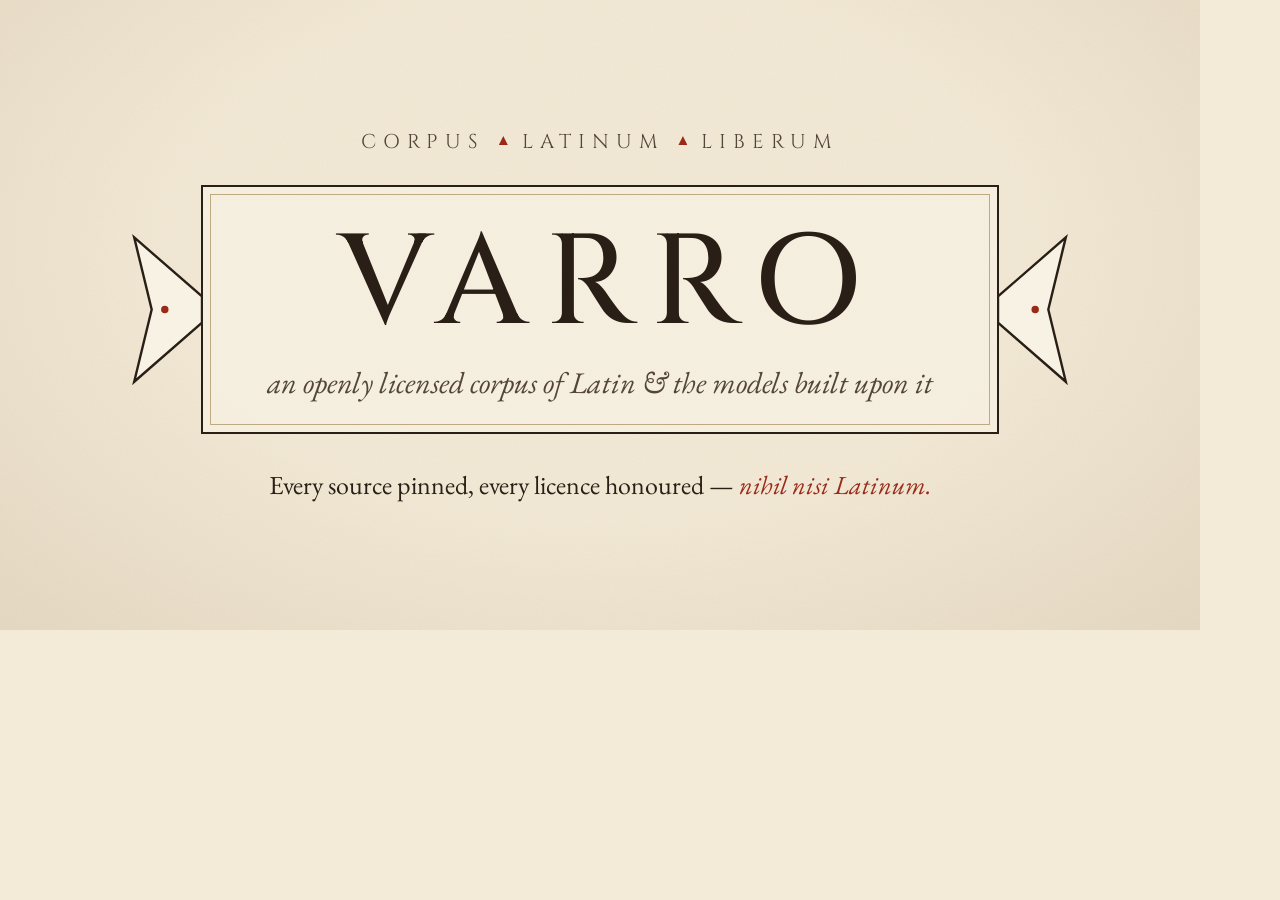
<file: site/tools/og.html>
<!doctype html>
<!-- Source for site/og.png (1200×630). Regenerate with:
     "/Applications/Google Chrome.app/Contents/MacOS/Google Chrome" --headless=new \
       --window-size=1200,630 --screenshot=site/og.png site/tools/og.html -->
<html lang="en">
<head>
<meta charset="utf-8">
<link rel="stylesheet" href="https://fonts.googleapis.com/css2?family=Cinzel:wght@500;600&family=EB+Garamond:ital,wght@0,400;1,400&display=swap">
<style>
  html, body { margin: 0; width: 1200px; height: 630px; overflow: hidden; }
  body {
    background: #f3ead7; color: #2a1f16; font-family: "EB Garamond", serif;
    display: grid; place-items: center; position: relative;
  }
  body::before {
    content: ""; position: absolute; inset: 0;
    background:
      url("data:image/svg+xml,%3Csvg xmlns='http://www.w3.org/2000/svg' width='260' height='260'%3E%3Cfilter id='n'%3E%3CfeTurbulence type='fractalNoise' baseFrequency='.75' numOctaves='3' stitchTiles='stitch'/%3E%3CfeColorMatrix values='0 0 0 0 .36 0 0 0 0 .26 0 0 0 0 .13 0 0 0 .09 0'/%3E%3C/filter%3E%3Crect width='100%25' height='100%25' filter='url(%23n)'/%3E%3C/svg%3E"),
      radial-gradient(ellipse at 50% 40%, transparent 50%, rgba(120, 84, 40, 0.16) 100%);
    opacity: .7;
  }
  .wrap { position: relative; text-align: center; }
  .over { font-family: Cinzel, serif; letter-spacing: .34em; font-size: 20px; color: #54453a; margin: 0 0 30px; }
  .over i { display: inline-block; width: 9px; height: 9px; margin: 0 14px 3px; background: #9a2a18; clip-path: polygon(50% 0, 100% 100%, 0 100%); }
  .tabula { display: inline-grid; grid-template-columns: auto auto auto; align-items: center; }
  .tabula svg { width: 70px; margin: 0 -1px; }
  .tabula path { fill: #f8f2e4; stroke: #2a1f16; stroke-width: 2.2; }
  .tabula circle { fill: #9a2a18; }
  .field { border: 2.2px solid #2a1f16; outline: 1px solid #bfa982; outline-offset: -10px; padding: 34px 64px 30px; background: rgba(248, 242, 228, .7); }
  h1 { font-family: Cinzel, serif; font-weight: 500; font-size: 128px; letter-spacing: .14em; margin: 0 -.14em 0 0; line-height: 1; }
  .sub { font-style: italic; font-size: 30px; color: #54453a; margin: 14px 0 0; }
  .foot { margin: 34px 0 0; font-size: 26px; }
  .foot em { color: #9a2a18; }
</style>
</head>
<body>
  <div class="wrap">
    <p class="over">CORPUS<i></i>LATINUM<i></i>LIBERUM</p>
    <div class="tabula">
      <svg viewBox="0 0 64 140"><path d="M64 58 L64 82 L2 136 L18 70 L2 4 Z"/><circle cx="30" cy="70" r="3.4"/></svg>
      <div class="field">
        <h1>VARRO</h1>
        <p class="sub">an openly licensed corpus of Latin &amp; the models built upon it</p>
      </div>
      <svg viewBox="0 0 64 140"><path d="M0 58 L0 82 L62 136 L46 70 L62 4 Z"/><circle cx="34" cy="70" r="3.4"/></svg>
    </div>
    <p class="foot">Every source pinned, every licence honoured — <em>nihil nisi Latinum.</em></p>
  </div>
</body>
</html>
</file>
